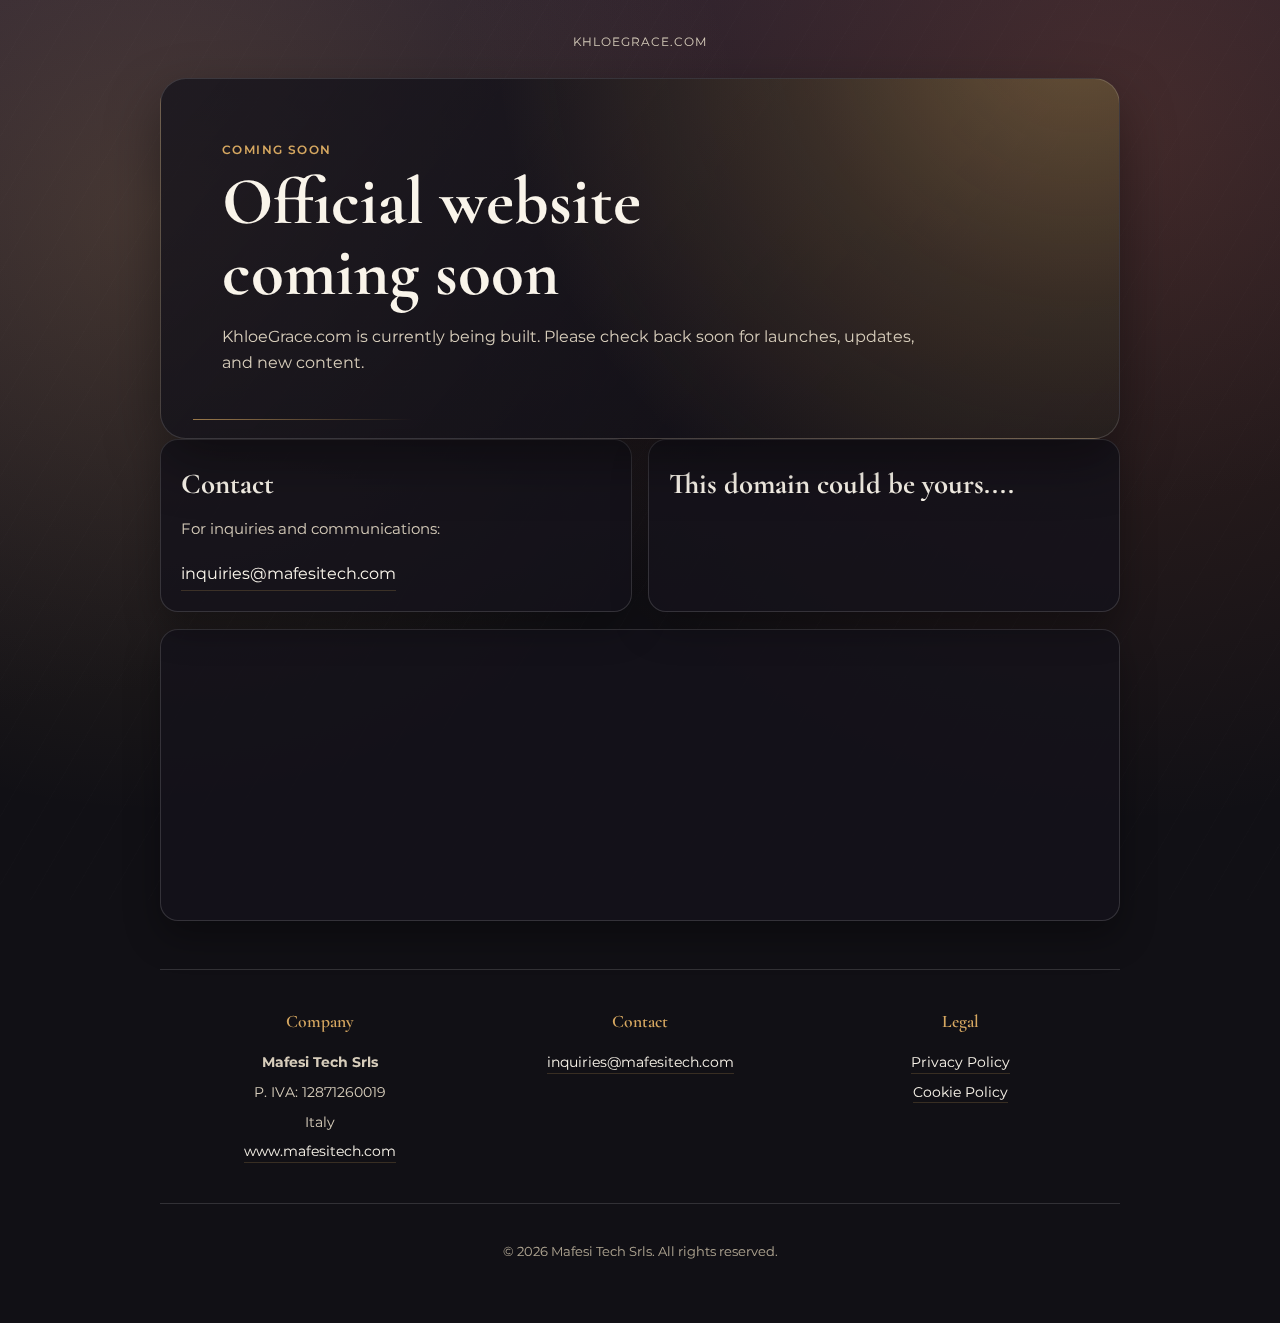
<file: index.html>
<!doctype html>
<html lang="en">
<head>
  <meta charset="utf-8" />
  <meta name="viewport" content="width=device-width, initial-scale=1" />
  <title>KhloeGrace.com | Official Website Coming Soon</title>
  <meta name="description" content="KhloeGrace.com is preparing its official website. Stay tuned for updates, announcements, and new content." />
  <meta name="keywords" content="KhloeGrace, Khloe Grace, KhloeGrace.com, American Idol, Khloe Grace American Idol, talent show, music, music talent show, singing talent show, Khloe Grace talent show, Khloe Grace music, music artist, official website, artist updates, announcements" />
  <meta name="robots" content="index,follow,max-snippet:-1,max-image-preview:large,max-video-preview:-1" />
  <meta name="googlebot" content="index,follow,max-snippet:-1,max-image-preview:large,max-video-preview:-1" />
  <meta name="author" content="Mafesi Tech Srls" />
  <meta name="theme-color" content="#111015" />
  <link rel="canonical" href="https://khloegrace.com/" />
  <link rel="alternate" hreflang="en-US" href="https://khloegrace.com/" />
  <link rel="alternate" hreflang="x-default" href="https://khloegrace.com/" />
  <meta property="og:locale" content="en_US" />
  <meta property="og:type" content="website" />
  <meta property="og:site_name" content="KhloeGrace.com" />
  <meta property="og:title" content="KhloeGrace.com | Official Website Coming Soon" />
  <meta property="og:description" content="KhloeGrace.com is preparing its official website. Stay tuned for updates, announcements, and new content." />
  <meta property="og:url" content="https://khloegrace.com/" />
  <meta name="twitter:card" content="summary" />
  <meta name="twitter:title" content="KhloeGrace.com | Official Website Coming Soon" />
  <meta name="twitter:description" content="KhloeGrace.com is preparing its official website. Stay tuned for updates, announcements, and new content." />
  <link rel="preconnect" href="https://fonts.googleapis.com" />
  <link rel="preconnect" href="https://fonts.gstatic.com" crossorigin />
  <link href="https://fonts.googleapis.com/css2?family=Cormorant+Garamond:wght@500;700&amp;family=Montserrat:wght@400;500;600&amp;display=swap" rel="stylesheet" />
  <script type="application/ld+json">
    {
      "@context": "https://schema.org",
      "@graph": [
        {
          "@type": "Organization",
          "@id": "https://khloegrace.com/#organization",
          "name": "Mafesi Tech Srls",
          "url": "https://khloegrace.com/",
          "email": "inquiries@mafesitech.com",
          "taxID": "IT12871260019",
          "address": {
            "@type": "PostalAddress",
            "addressCountry": "IT"
          }
        },
        {
          "@type": "WebSite",
          "@id": "https://khloegrace.com/#website",
          "url": "https://khloegrace.com/",
          "name": "KhloeGrace.com",
          "inLanguage": "en-US",
          "publisher": {
            "@id": "https://khloegrace.com/#organization"
          }
        },
        {
          "@type": "WebPage",
          "@id": "https://khloegrace.com/#webpage",
          "url": "https://khloegrace.com/",
          "name": "KhloeGrace.com | Official Website Coming Soon",
          "description": "KhloeGrace.com is preparing its official website. Stay tuned for updates, announcements, and new content.",
          "keywords": [
            "KhloeGrace",
            "Khloe Grace",
            "American Idol",
            "Khloe Grace American Idol",
            "talent show",
            "music",
            "music talent show",
            "singing talent show",
            "Khloe Grace talent show",
            "Khloe Grace music",
            "music artist",
            "official website",
            "artist updates",
            "updates"
          ],
          "isPartOf": {
            "@id": "https://khloegrace.com/#website"
          },
          "about": {
            "@id": "https://khloegrace.com/#organization"
          }
        }
      ]
    }
  </script>
  <link rel="stylesheet" href="assets/css/index.css" />
  <!-- Google tag (gtag.js) -->
  <script async src="https://www.googletagmanager.com/gtag/js?id=G-ES26YFY05Z"></script>
  <script>
    window.dataLayer = window.dataLayer || [];
    function gtag() { dataLayer.push(arguments); }
    gtag("js", new Date());
    gtag("config", "G-ES26YFY05Z", { anonymize_ip: true });
  </script>
  <!-- Google AdSense -->
  <script async src="https://pagead2.googlesyndication.com/pagead/js/adsbygoogle.js?client=ca-pub-8015869163380118"
     crossorigin="anonymous"></script>
</head>
<body>
  <div class="page">
    <p class="site-tag">KhloeGrace.com</p>
    <section class="hero" aria-labelledby="main-title">
      <p class="eyebrow">Coming Soon</p>
      <h1 id="main-title">Official website coming soon</h1>
      <p class="hero-copy">KhloeGrace.com is currently being built. Please check back soon for launches, updates, and new content.</p>
    </section>

    <section class="sections">
      <article class="panel" id="contact">
        <h2>Contact</h2>
        <p>For inquiries and communications:</p>
        <a class="contact-link" href="mailto:inquiries@mafesitech.com">inquiries@mafesitech.com</a>
      </article>
        
      <article class="panel">
             <h2>This domain could be yours....</h2>
      </article>
    </section>

    <section class="adsense">
      <article class="panel" aria-label="Google Ads">
        <ins class="adsbygoogle"
          style="display:block; min-height: 250px;"
          data-ad-client="ca-pub-8015869163380118"
          data-ad-slot="4099861520"
          data-ad-format="auto"
          data-full-width-responsive="true"></ins>
        <script>
          (adsbygoogle = window.adsbygoogle || []).push({});
        </script>
      </article>
    </section>

    <footer>
      <div class="footer-content">
        <div class="footer-section">
          <h3>Company</h3>
          <p><strong>Mafesi Tech Srls</strong></p>
          <p>P. IVA: 12871260019</p>
          <p>Italy</p>
          <p><a href="https://www.mafesitech.com" target="_blank">www.mafesitech.com</a></p>
        </div>
        <div class="footer-section">
          <h3>Contact</h3>
          <p><a href="mailto:inquiries@mafesitech.com">inquiries@mafesitech.com</a></p>
        </div>
        <div class="footer-section">
          <h3>Legal</h3>
          <p><a href="privacy-policy.html">Privacy Policy</a></p>
          <p><a href="cookie-policy.html">Cookie Policy</a></p>
        </div>
      </div>
      <div class="footer-bottom">
        <p>&copy; 2026 Mafesi Tech Srls. All rights reserved.</p>
      </div>
    </footer>
  </div>
</body>
</html>
</file>
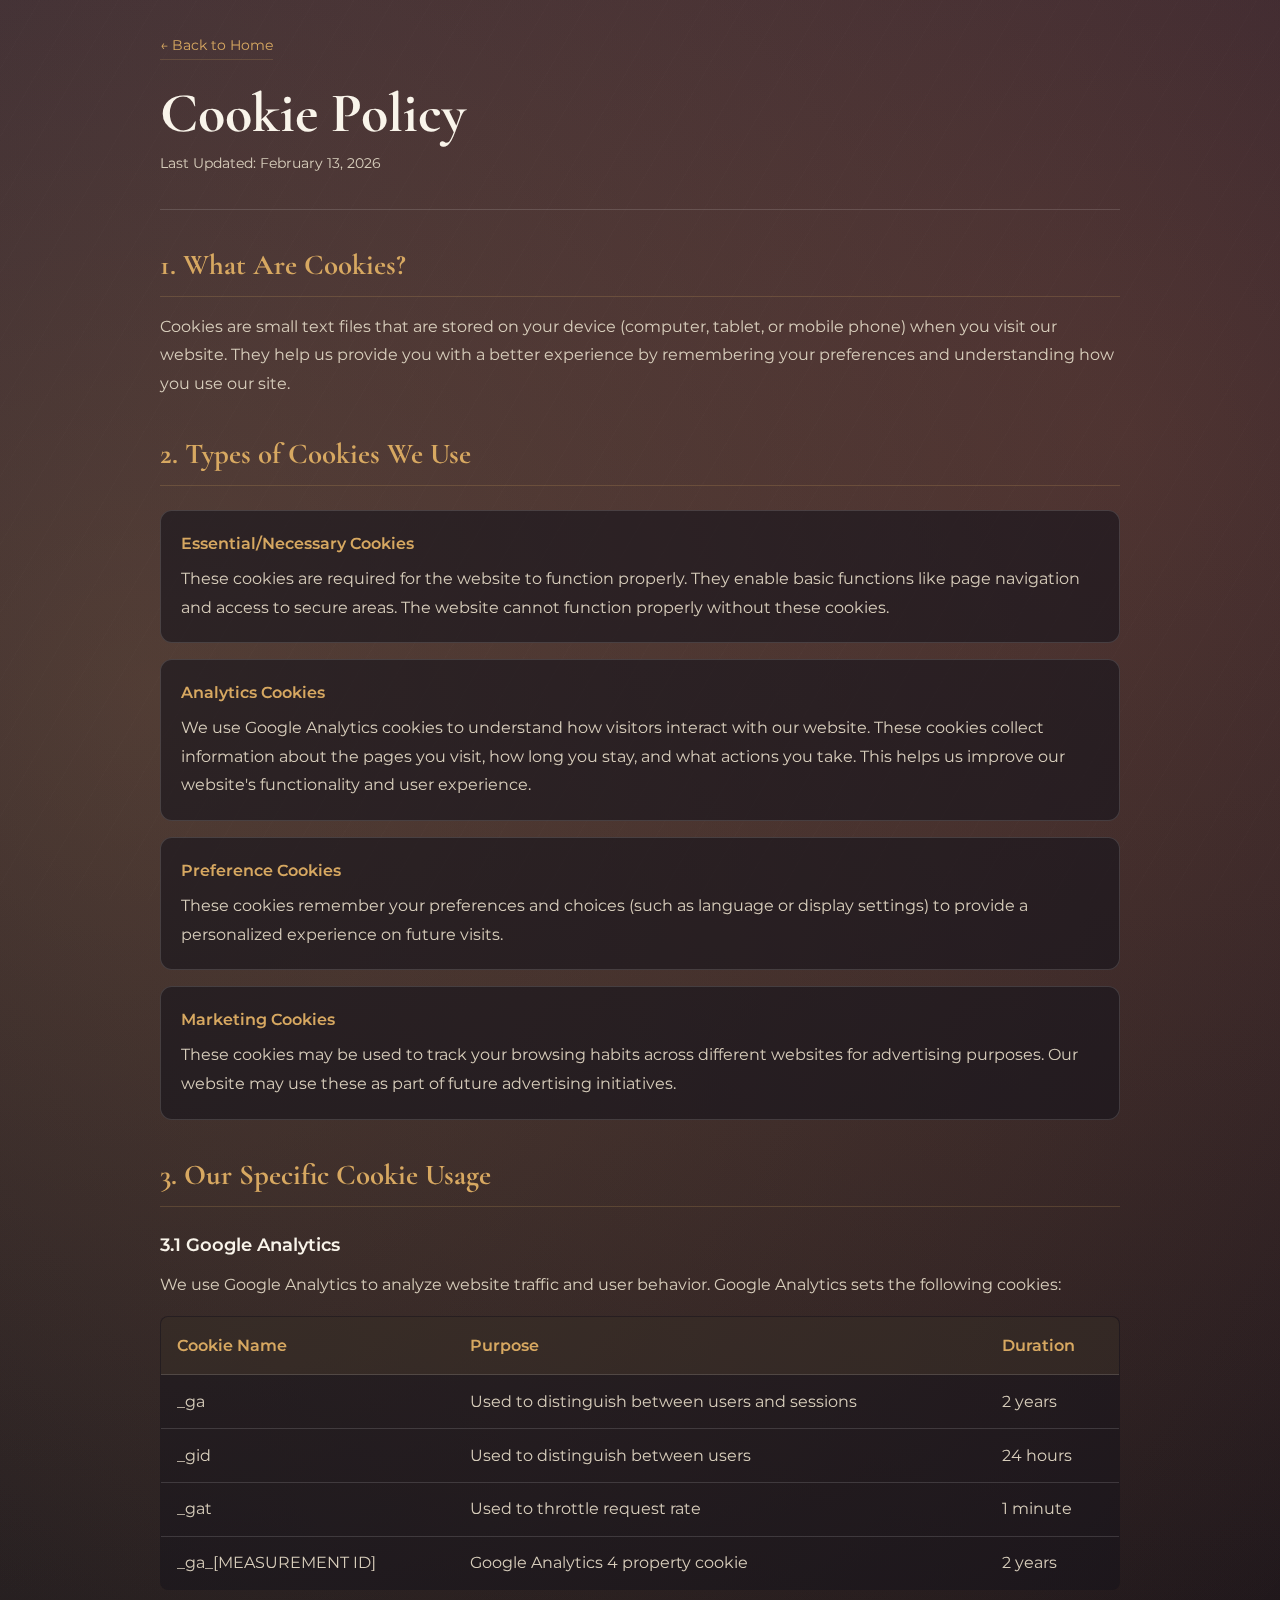
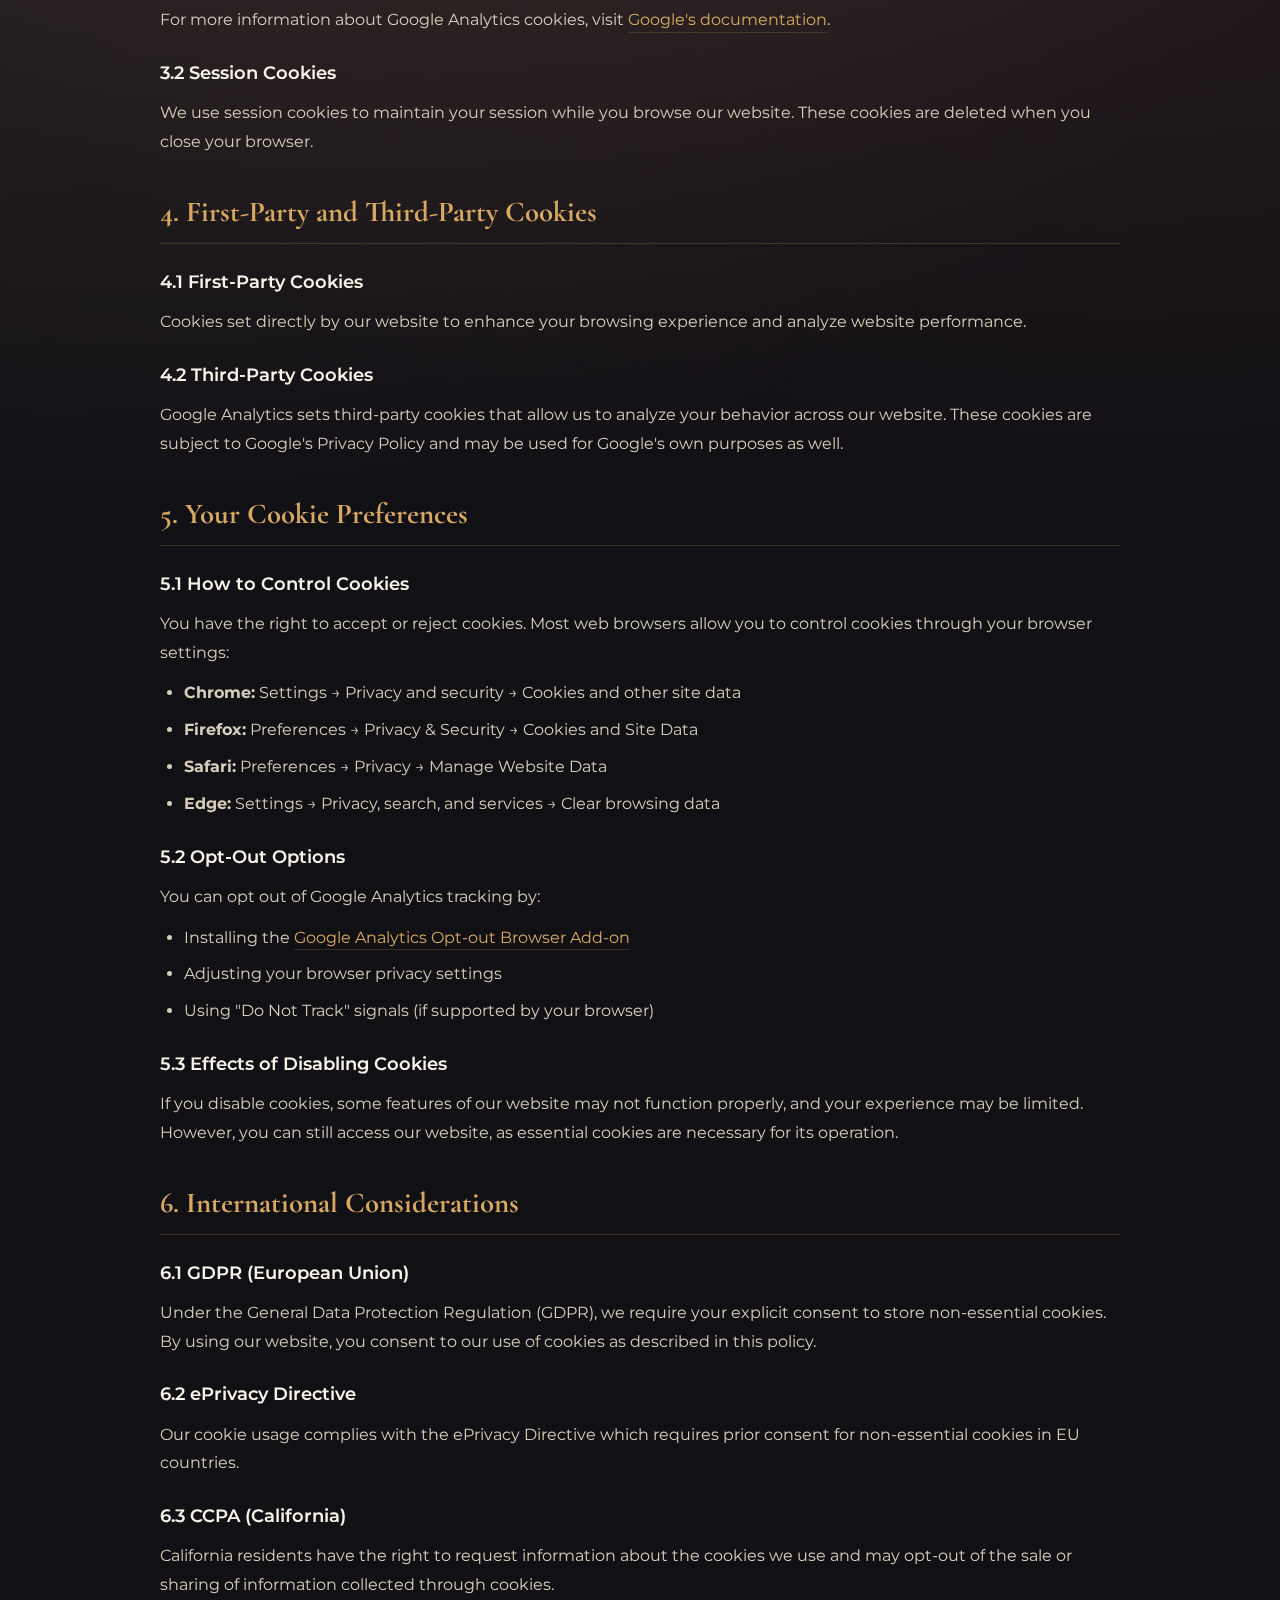
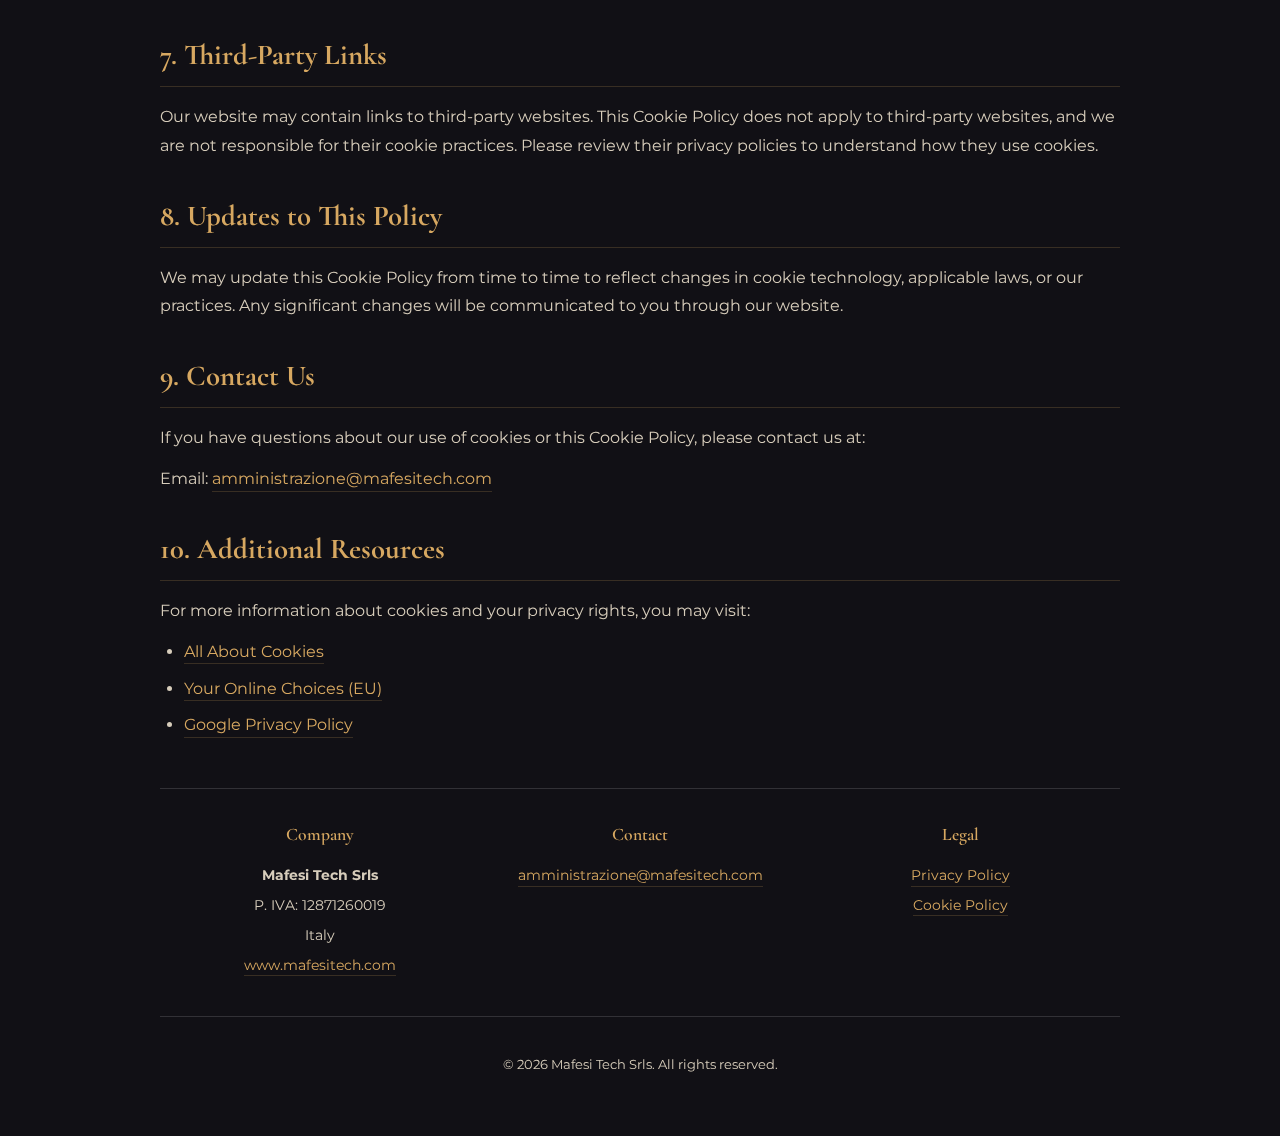
<file: cookie-policy.html>
<!doctype html>
<html lang="en">
<head>
  <meta charset="utf-8" />
  <meta name="viewport" content="width=device-width, initial-scale=1" />
  <title>Cookie Policy | KhloeGrace.com</title>
  <meta name="description" content="Cookie Policy for KhloeGrace.com, including cookie categories, analytics details, and preference controls." />
  <meta name="robots" content="noindex,follow,max-snippet:-1,max-image-preview:large,max-video-preview:-1" />
  <meta name="theme-color" content="#111015" />
  <link rel="canonical" href="https://khloegrace.com/cookie-policy.html" />
  <link rel="preconnect" href="https://fonts.googleapis.com" />
  <link rel="preconnect" href="https://fonts.gstatic.com" crossorigin />
  <link href="https://fonts.googleapis.com/css2?family=Cormorant+Garamond:wght@500;700&amp;family=Montserrat:wght@400;500;600&amp;display=swap" rel="stylesheet" />
  <link rel="stylesheet" href="assets/css/cookie-policy.css" />
</head>
<body>
  <div class="page">
    <a href="/" class="back-link">← Back to Home</a>

    <div class="header">
      <h1>Cookie Policy</h1>
      <p class="last-updated">Last Updated: February 13, 2026</p>
    </div>

    <h2>1. What Are Cookies?</h2>
    <p>Cookies are small text files that are stored on your device (computer, tablet, or mobile phone) when you visit our website. They help us provide you with a better experience by remembering your preferences and understanding how you use our site.</p>

    <h2>2. Types of Cookies We Use</h2>
    
    <div class="cookie-types">
      <div class="cookie-type-card">
        <h4>Essential/Necessary Cookies</h4>
        <p>These cookies are required for the website to function properly. They enable basic functions like page navigation and access to secure areas. The website cannot function properly without these cookies.</p>
      </div>

      <div class="cookie-type-card">
        <h4>Analytics Cookies</h4>
        <p>We use Google Analytics cookies to understand how visitors interact with our website. These cookies collect information about the pages you visit, how long you stay, and what actions you take. This helps us improve our website's functionality and user experience.</p>
      </div>

      <div class="cookie-type-card">
        <h4>Preference Cookies</h4>
        <p>These cookies remember your preferences and choices (such as language or display settings) to provide a personalized experience on future visits.</p>
      </div>

      <div class="cookie-type-card">
        <h4>Marketing Cookies</h4>
        <p>These cookies may be used to track your browsing habits across different websites for advertising purposes. Our website may use these as part of future advertising initiatives.</p>
      </div>
    </div>

    <h2>3. Our Specific Cookie Usage</h2>
    <h3>3.1 Google Analytics</h3>
    <p>We use Google Analytics to analyze website traffic and user behavior. Google Analytics sets the following cookies:</p>
    
    <table class="cookie-table">
      <thead>
        <tr>
          <th>Cookie Name</th>
          <th>Purpose</th>
          <th>Duration</th>
        </tr>
      </thead>
      <tbody>
        <tr>
          <td>_ga</td>
          <td>Used to distinguish between users and sessions</td>
          <td>2 years</td>
        </tr>
        <tr>
          <td>_gid</td>
          <td>Used to distinguish between users</td>
          <td>24 hours</td>
        </tr>
        <tr>
          <td>_gat</td>
          <td>Used to throttle request rate</td>
          <td>1 minute</td>
        </tr>
        <tr>
          <td>_ga_[MEASUREMENT ID]</td>
          <td>Google Analytics 4 property cookie</td>
          <td>2 years</td>
        </tr>
      </tbody>
    </table>

    <p>For more information about Google Analytics cookies, visit <a href="https://developers.google.com/analytics/devguides/collection/gtagjs/cookie-usage" target="_blank">Google's documentation</a>.</p>

    <h3>3.2 Session Cookies</h3>
    <p>We use session cookies to maintain your session while you browse our website. These cookies are deleted when you close your browser.</p>

    <h2>4. First-Party and Third-Party Cookies</h2>
    <h3>4.1 First-Party Cookies</h3>
    <p>Cookies set directly by our website to enhance your browsing experience and analyze website performance.</p>

    <h3>4.2 Third-Party Cookies</h3>
    <p>Google Analytics sets third-party cookies that allow us to analyze your behavior across our website. These cookies are subject to Google's Privacy Policy and may be used for Google's own purposes as well.</p>

    <h2>5. Your Cookie Preferences</h2>
    
    <h3>5.1 How to Control Cookies</h3>
    <p>You have the right to accept or reject cookies. Most web browsers allow you to control cookies through your browser settings:</p>
    <ul>
      <li><strong>Chrome:</strong> Settings → Privacy and security → Cookies and other site data</li>
      <li><strong>Firefox:</strong> Preferences → Privacy & Security → Cookies and Site Data</li>
      <li><strong>Safari:</strong> Preferences → Privacy → Manage Website Data</li>
      <li><strong>Edge:</strong> Settings → Privacy, search, and services → Clear browsing data</li>
    </ul>

    <h3>5.2 Opt-Out Options</h3>
    <p>You can opt out of Google Analytics tracking by:</p>
    <ul>
      <li>Installing the <a href="https://tools.google.com/dlpage/gaoptout" target="_blank">Google Analytics Opt-out Browser Add-on</a></li>
      <li>Adjusting your browser privacy settings</li>
      <li>Using "Do Not Track" signals (if supported by your browser)</li>
    </ul>

    <h3>5.3 Effects of Disabling Cookies</h3>
    <p>If you disable cookies, some features of our website may not function properly, and your experience may be limited. However, you can still access our website, as essential cookies are necessary for its operation.</p>

    <h2>6. International Considerations</h2>
    
    <h3>6.1 GDPR (European Union)</h3>
    <p>Under the General Data Protection Regulation (GDPR), we require your explicit consent to store non-essential cookies. By using our website, you consent to our use of cookies as described in this policy.</p>

    <h3>6.2 ePrivacy Directive</h3>
    <p>Our cookie usage complies with the ePrivacy Directive which requires prior consent for non-essential cookies in EU countries.</p>

    <h3>6.3 CCPA (California)</h3>
    <p>California residents have the right to request information about the cookies we use and may opt-out of the sale or sharing of information collected through cookies.</p>

    <h2>7. Third-Party Links</h2>
    <p>Our website may contain links to third-party websites. This Cookie Policy does not apply to third-party websites, and we are not responsible for their cookie practices. Please review their privacy policies to understand how they use cookies.</p>

    <h2>8. Updates to This Policy</h2>
    <p>We may update this Cookie Policy from time to time to reflect changes in cookie technology, applicable laws, or our practices. Any significant changes will be communicated to you through our website.</p>

    <h2>9. Contact Us</h2>
    <p>If you have questions about our use of cookies or this Cookie Policy, please contact us at:</p>
    <p>
      Email: <a href="mailto:amministrazione@mafesitech.com">amministrazione@mafesitech.com</a>
    </p>

    <h2>10. Additional Resources</h2>
    <p>For more information about cookies and your privacy rights, you may visit:</p>
    <ul>
      <li><a href="https://www.allaboutcookies.org" target="_blank">All About Cookies</a></li>
      <li><a href="https://www.youronlinechoices.eu" target="_blank">Your Online Choices (EU)</a></li>
      <li><a href="https://policies.google.com/privacy" target="_blank">Google Privacy Policy</a></li>
    </ul>

    <footer>
      <div class="footer-content">
        <div class="footer-section">
          <h4>Company</h4>
          <p><strong>Mafesi Tech Srls</strong></p>
          <p>P. IVA: 12871260019</p>
          <p>Italy</p>
          <p><a href="https://www.mafesitech.com" target="_blank">www.mafesitech.com</a></p>
        </div>
        <div class="footer-section">
          <h4>Contact</h4>
          <p><a href="mailto:amministrazione@mafesitech.com">amministrazione@mafesitech.com</a></p>
        </div>
        <div class="footer-section">
          <h4>Legal</h4>
          <p><a href="privacy-policy.html">Privacy Policy</a></p>
          <p><a href="cookie-policy.html">Cookie Policy</a></p>
        </div>
      </div>
      <div class="footer-bottom">
        <p>&copy; 2026 Mafesi Tech Srls. All rights reserved.</p>
      </div>
    </footer>
  </div>
</body>
</html>
</file>
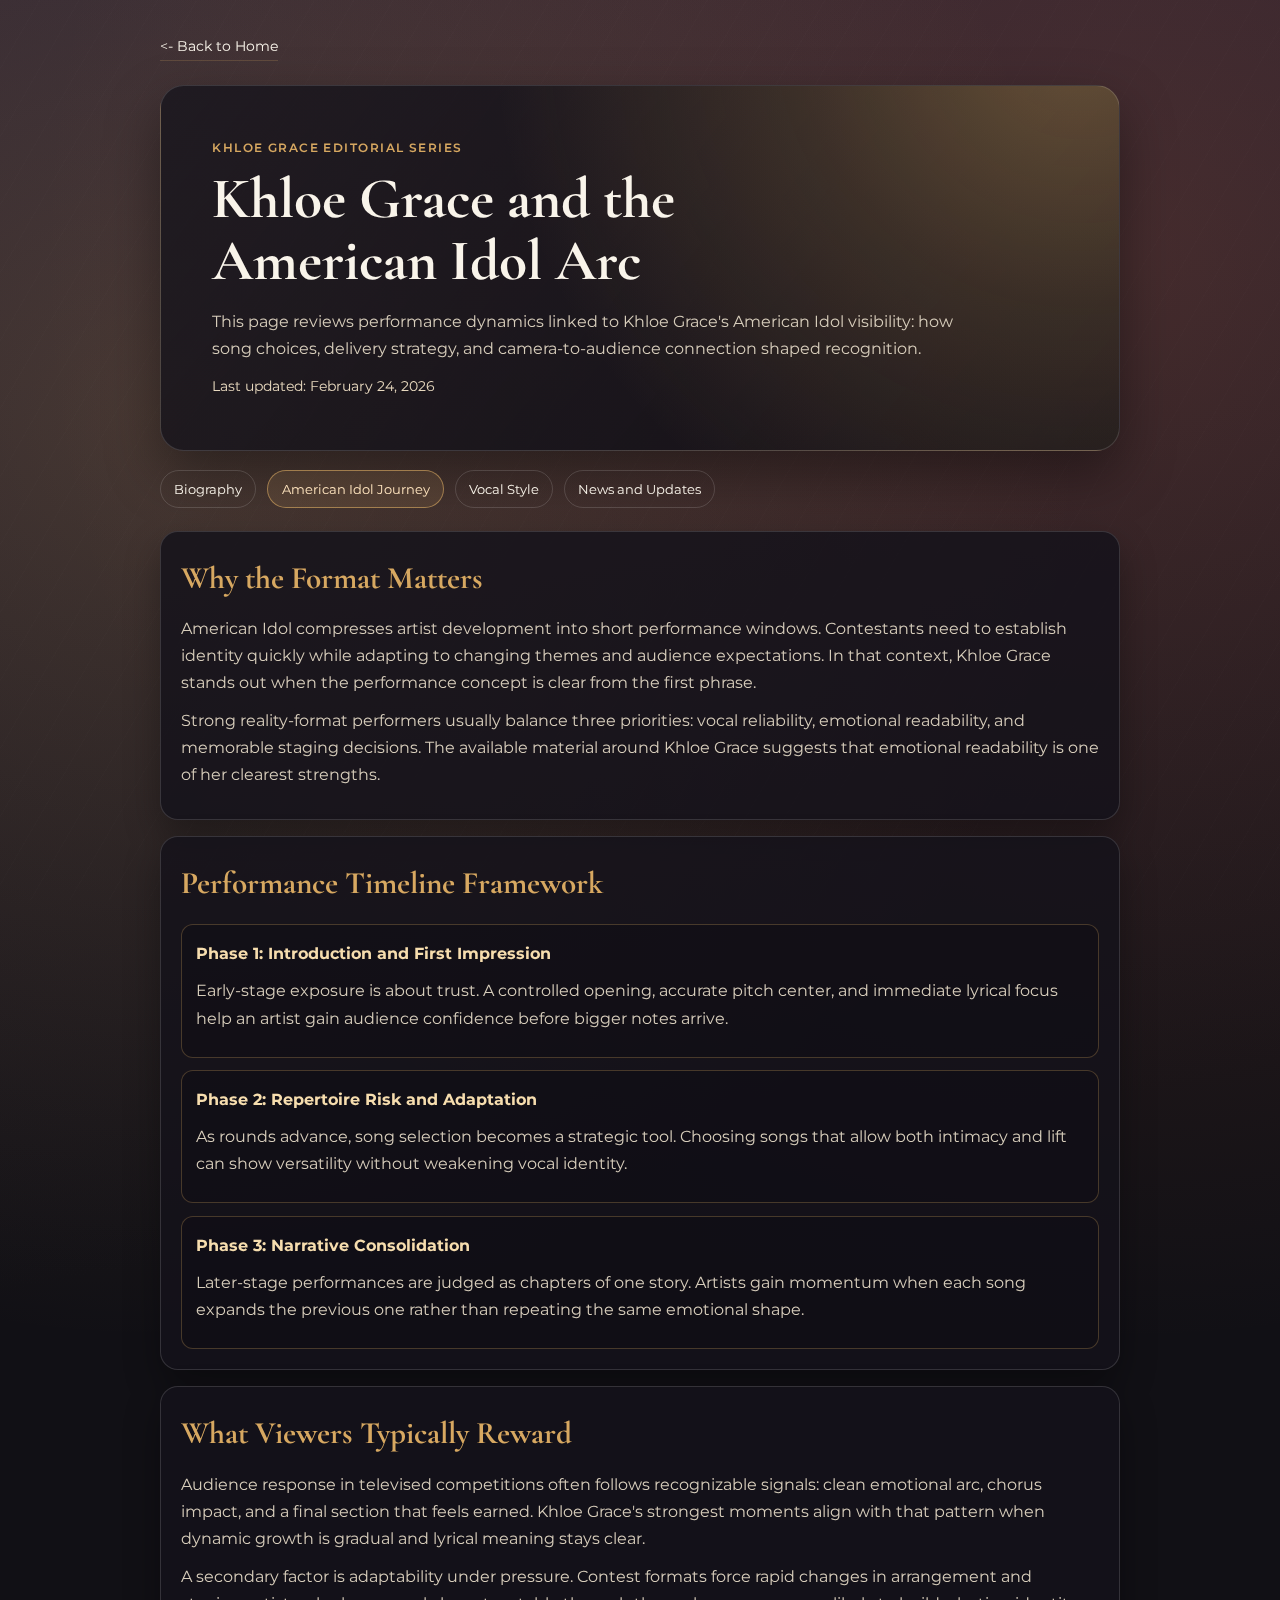
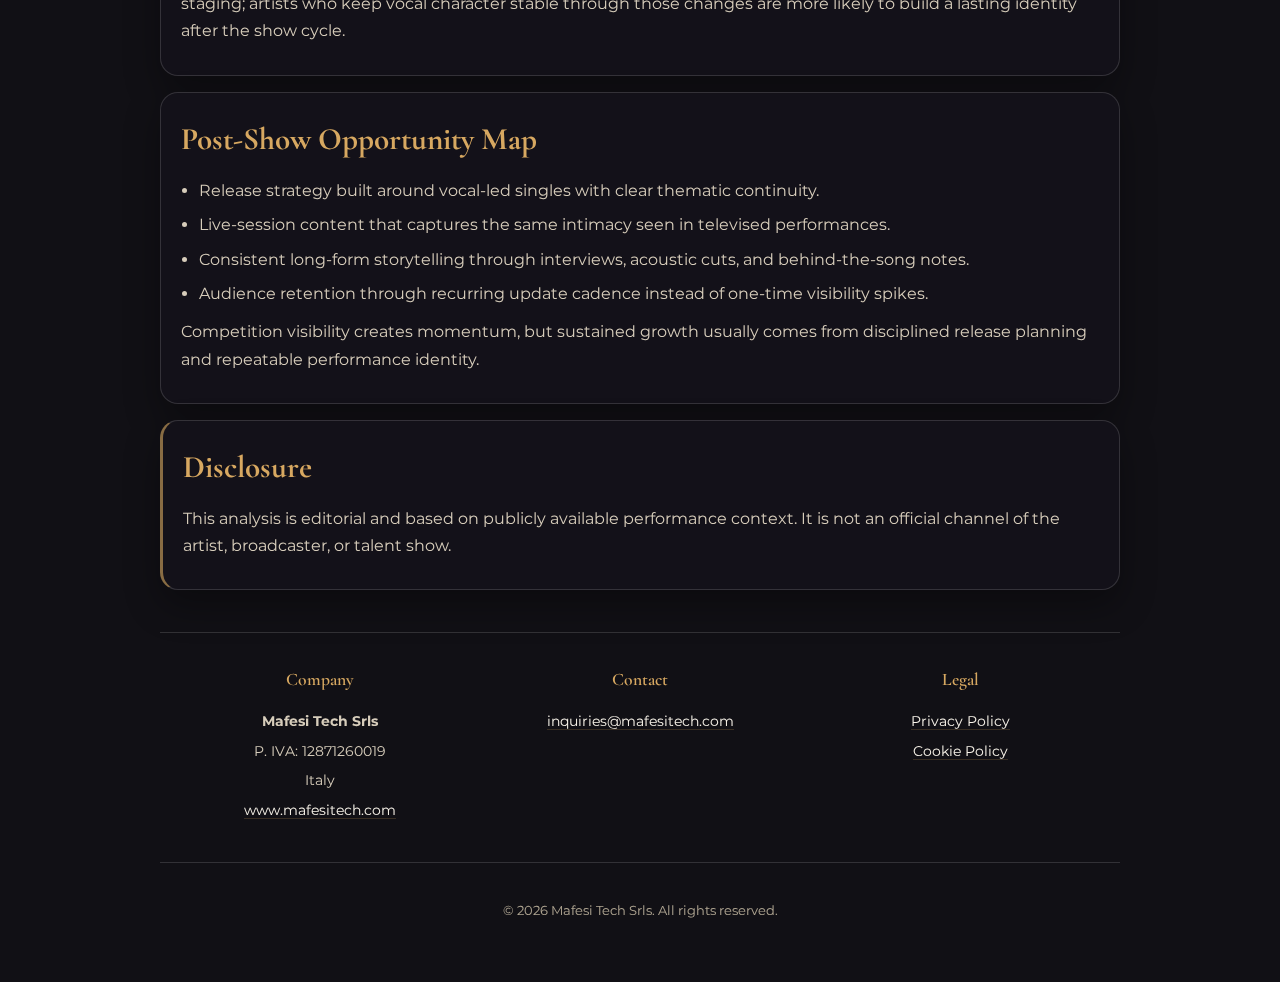
<file: khloe-grace-american-idol-journey.html>
<!doctype html>
<html lang="en">
<head>
  <meta charset="utf-8" />
  <meta name="viewport" content="width=device-width, initial-scale=1" />
  <title>Khloe Grace American Idol Journey | KhloeGrace.com</title>
  <meta name="description" content="Editorial breakdown of Khloe Grace's American Idol journey, with analysis of performance choices and audience impact." />
  <meta name="robots" content="index,follow,max-snippet:-1,max-image-preview:large,max-video-preview:-1" />
  <meta name="author" content="Mafesi Tech Srls" />
  <meta name="theme-color" content="#111015" />
  <link rel="canonical" href="https://khloegrace.com/khloe-grace-american-idol-journey.html" />
  <link rel="alternate" hreflang="en-US" href="https://khloegrace.com/khloe-grace-american-idol-journey.html" />
  <link rel="alternate" hreflang="x-default" href="https://khloegrace.com/khloe-grace-american-idol-journey.html" />
  <meta property="og:locale" content="en_US" />
  <meta property="og:type" content="article" />
  <meta property="og:site_name" content="KhloeGrace.com" />
  <meta property="og:title" content="Khloe Grace American Idol Journey" />
  <meta property="og:description" content="Editorial breakdown of Khloe Grace's American Idol journey, with analysis of performance choices and audience impact." />
  <meta property="og:url" content="https://khloegrace.com/khloe-grace-american-idol-journey.html" />
  <meta name="twitter:card" content="summary" />
  <meta name="twitter:title" content="Khloe Grace American Idol Journey" />
  <meta name="twitter:description" content="Editorial breakdown of Khloe Grace's American Idol journey, with analysis of performance choices and audience impact." />
  <link rel="preconnect" href="https://fonts.googleapis.com" />
  <link rel="preconnect" href="https://fonts.gstatic.com" crossorigin />
  <link href="https://fonts.googleapis.com/css2?family=Cormorant+Garamond:wght@500;700&amp;family=Montserrat:wght@400;500;600&amp;display=swap" rel="stylesheet" />
  <link rel="stylesheet" href="assets/css/editorial.css" />
  <script async src="https://www.googletagmanager.com/gtag/js?id=G-ES26YFY05Z"></script>
  <script>
    window.dataLayer = window.dataLayer || [];
    function gtag() { dataLayer.push(arguments); }
    gtag("js", new Date());
    gtag("config", "G-ES26YFY05Z", { anonymize_ip: true });
  </script>
</head>
<body>
  <div class="page">
    <a href="index.html" class="back-link">&lt;- Back to Home</a>

    <header class="hero">
      <p class="eyebrow">Khloe Grace Editorial Series</p>
      <h1>Khloe Grace and the American Idol Arc</h1>
      <p class="lede">This page reviews performance dynamics linked to Khloe Grace's American Idol visibility: how song choices, delivery strategy, and camera-to-audience connection shaped recognition.</p>
      <p class="page-meta">Last updated: February 24, 2026</p>
    </header>

    <nav class="mini-nav" aria-label="Khloe Grace pages">
      <a href="khloe-grace-biography.html">Biography</a>
      <a class="active" href="khloe-grace-american-idol-journey.html">American Idol Journey</a>
      <a href="khloe-grace-vocal-style.html">Vocal Style</a>
      <a href="khloe-grace-news-updates.html">News and Updates</a>
    </nav>

    <main class="content">
      <article class="panel">
        <h2>Why the Format Matters</h2>
        <p>American Idol compresses artist development into short performance windows. Contestants need to establish identity quickly while adapting to changing themes and audience expectations. In that context, Khloe Grace stands out when the performance concept is clear from the first phrase.</p>
        <p>Strong reality-format performers usually balance three priorities: vocal reliability, emotional readability, and memorable staging decisions. The available material around Khloe Grace suggests that emotional readability is one of her clearest strengths.</p>
      </article>

      <article class="panel">
        <h2>Performance Timeline Framework</h2>
        <div class="timeline" aria-label="Editorial timeline">
          <section class="timeline-item">
            <h3>Phase 1: Introduction and First Impression</h3>
            <p>Early-stage exposure is about trust. A controlled opening, accurate pitch center, and immediate lyrical focus help an artist gain audience confidence before bigger notes arrive.</p>
          </section>
          <section class="timeline-item">
            <h3>Phase 2: Repertoire Risk and Adaptation</h3>
            <p>As rounds advance, song selection becomes a strategic tool. Choosing songs that allow both intimacy and lift can show versatility without weakening vocal identity.</p>
          </section>
          <section class="timeline-item">
            <h3>Phase 3: Narrative Consolidation</h3>
            <p>Later-stage performances are judged as chapters of one story. Artists gain momentum when each song expands the previous one rather than repeating the same emotional shape.</p>
          </section>
        </div>
      </article>

      <article class="panel">
        <h2>What Viewers Typically Reward</h2>
        <p>Audience response in televised competitions often follows recognizable signals: clean emotional arc, chorus impact, and a final section that feels earned. Khloe Grace's strongest moments align with that pattern when dynamic growth is gradual and lyrical meaning stays clear.</p>
        <p>A secondary factor is adaptability under pressure. Contest formats force rapid changes in arrangement and staging; artists who keep vocal character stable through those changes are more likely to build a lasting identity after the show cycle.</p>
      </article>

      <article class="panel">
        <h2>Post-Show Opportunity Map</h2>
        <ul>
          <li>Release strategy built around vocal-led singles with clear thematic continuity.</li>
          <li>Live-session content that captures the same intimacy seen in televised performances.</li>
          <li>Consistent long-form storytelling through interviews, acoustic cuts, and behind-the-song notes.</li>
          <li>Audience retention through recurring update cadence instead of one-time visibility spikes.</li>
        </ul>
        <p>Competition visibility creates momentum, but sustained growth usually comes from disciplined release planning and repeatable performance identity.</p>
      </article>

      <article class="panel disclosure">
        <h2>Disclosure</h2>
        <p>This analysis is editorial and based on publicly available performance context. It is not an official channel of the artist, broadcaster, or talent show.</p>
      </article>
    </main>

    <footer>
      <div class="footer-content">
        <div class="footer-section">
          <h4>Company</h4>
          <p><strong>Mafesi Tech Srls</strong></p>
          <p>P. IVA: 12871260019</p>
          <p>Italy</p>
          <p><a href="https://www.mafesitech.com" target="_blank" rel="noopener noreferrer">www.mafesitech.com</a></p>
        </div>
        <div class="footer-section">
          <h4>Contact</h4>
          <p><a href="mailto:inquiries@mafesitech.com">inquiries@mafesitech.com</a></p>
        </div>
        <div class="footer-section">
          <h4>Legal</h4>
          <p><a href="privacy-policy.html">Privacy Policy</a></p>
          <p><a href="cookie-policy.html">Cookie Policy</a></p>
        </div>
      </div>
      <div class="footer-bottom">
        <p>&copy; 2026 Mafesi Tech Srls. All rights reserved.</p>
      </div>
    </footer>
  </div>
</body>
</html>
</file>
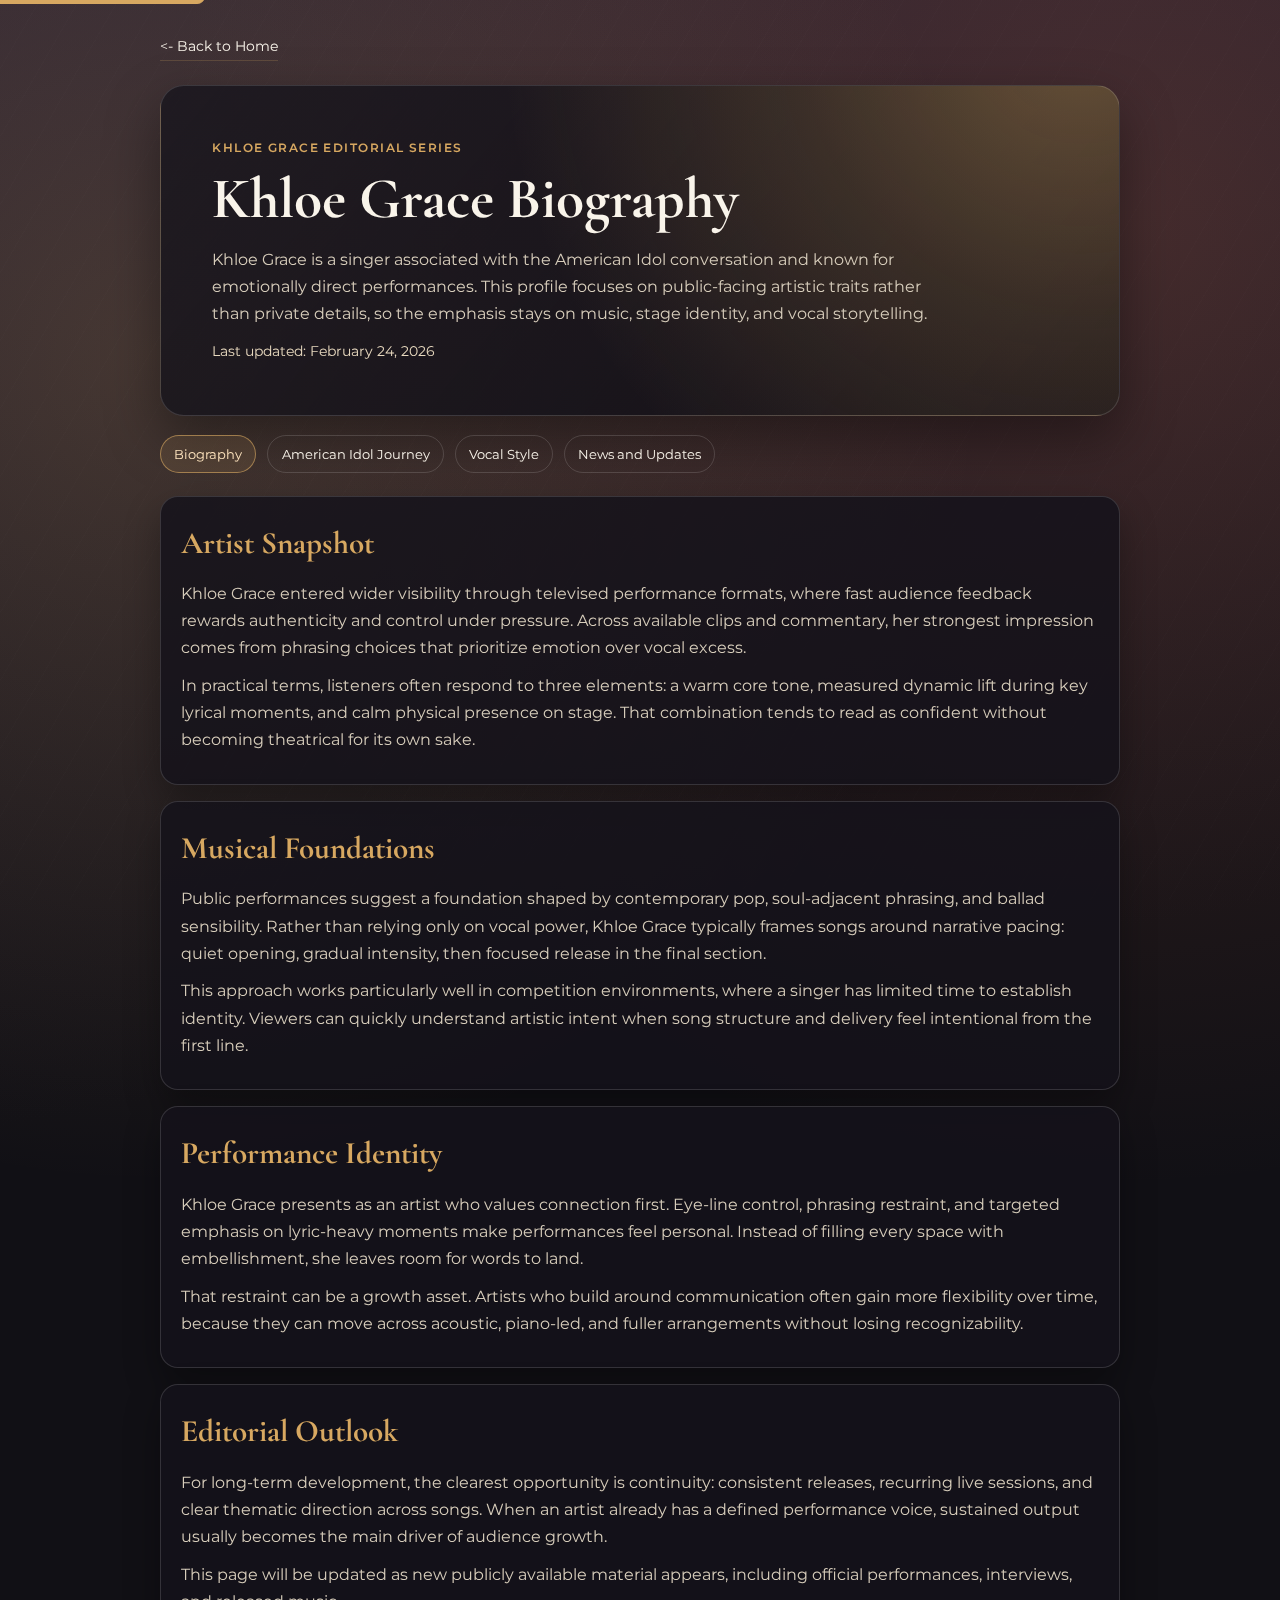
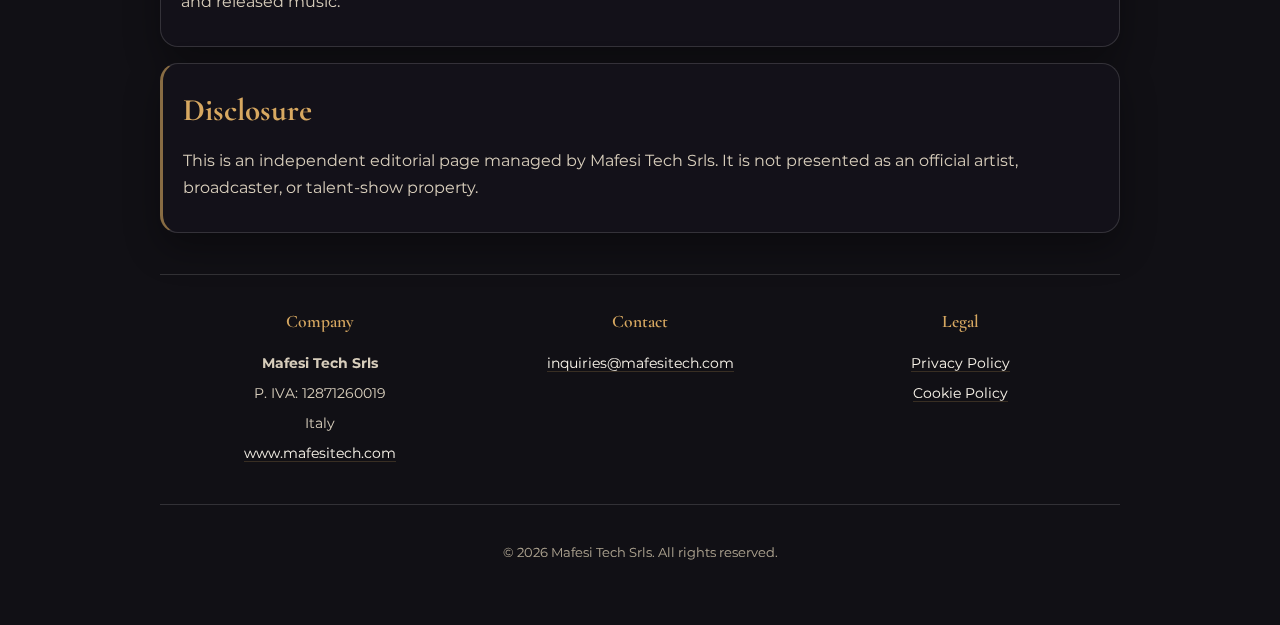
<file: khloe-grace-biography.html>
<!doctype html>
<html lang="en">
<head>
  <meta charset="utf-8" />
  <meta name="viewport" content="width=device-width, initial-scale=1" />
  <meta http-equiv="X-Content-Type-Options" content="nosniff" />
  <meta http-equiv="X-Frame-Options" content="SAMEORIGIN" />
  <meta http-equiv="Referrer-Policy" content="strict-origin-when-cross-origin" />
  <title>Khloe Grace Biography | KhloeGrace.com</title>
  <meta name="description" content="An editorial biography of singer Khloe Grace, with context on her public rise and artistic direction." />
  <meta name="robots" content="index,follow,max-snippet:-1,max-image-preview:large,max-video-preview:-1" />
  <meta name="author" content="Mafesi Tech Srls" />
  <meta name="theme-color" content="#111015" />
  <link rel="canonical" href="https://khloegrace.com/khloe-grace-biography.html" />
  <link rel="alternate" hreflang="en-US" href="https://khloegrace.com/khloe-grace-biography.html" />
  <link rel="alternate" hreflang="x-default" href="https://khloegrace.com/khloe-grace-biography.html" />
  <meta property="og:locale" content="en_US" />
  <meta property="og:type" content="article" />
  <meta property="og:site_name" content="KhloeGrace.com" />
  <meta property="og:title" content="Khloe Grace Biography" />
  <meta property="og:description" content="An editorial biography of singer Khloe Grace, with context on her public rise and artistic direction." />
  <meta property="og:url" content="https://khloegrace.com/khloe-grace-biography.html" />
  <meta property="og:image" content="https://khloegrace.com/assets/images/og-image-biography.jpg" />
  <meta property="og:image:width" content="1200" />
  <meta property="og:image:height" content="630" />
  <meta name="twitter:card" content="summary_large_image" />
  <meta name="twitter:image" content="https://khloegrace.com/assets/images/og-image-biography.jpg" />
  <meta name="twitter:title" content="Khloe Grace Biography" />
  <meta name="twitter:description" content="An editorial biography of singer Khloe Grace, with context on her public rise and artistic direction." />
  <link rel="preconnect" href="https://fonts.googleapis.com" />
  <link rel="preconnect" href="https://fonts.gstatic.com" crossorigin />
  <link rel="preload" href="assets/css/editorial.css" as="style" />
  <link href="https://fonts.googleapis.com/css2?family=Cormorant+Garamond:wght@500;700&amp;family=Montserrat:wght@400;500;600&amp;display=swap" rel="stylesheet" />
  <link rel="stylesheet" href="assets/css/editorial.css" />
  <script async src="https://www.googletagmanager.com/gtag/js?id=G-ES26YFY05Z"></script>
  <script>
    window.dataLayer = window.dataLayer || [];
    function gtag() { dataLayer.push(arguments); }
    gtag("js", new Date());
    gtag("config", "G-ES26YFY05Z", { anonymize_ip: true });
  </script>
</head>
<body>
  <a href="#main-content" class="skip-link">Skip to main content</a>
  <div class="page">
    <a href="/" class="back-link">&lt;- Back to Home</a>

    <header class="hero">
      <p class="eyebrow">Khloe Grace Editorial Series</p>
      <h1>Khloe Grace Biography</h1>
      <p class="lede">Khloe Grace is a singer associated with the American Idol conversation and known for emotionally direct performances. This profile focuses on public-facing artistic traits rather than private details, so the emphasis stays on music, stage identity, and vocal storytelling.</p>
      <p class="page-meta">Last updated: February 24, 2026</p>
    </header>

    <nav class="mini-nav" aria-label="Khloe Grace pages">
      <a class="active" href="khloe-grace-biography.html">Biography</a>
      <a href="khloe-grace-american-idol-journey.html">American Idol Journey</a>
      <a href="khloe-grace-vocal-style.html">Vocal Style</a>
      <a href="khloe-grace-news-updates.html">News and Updates</a>
    </nav>

    <main id="main-content" class="content">
      <article class="panel">
        <h2>Artist Snapshot</h2>
        <p>Khloe Grace entered wider visibility through televised performance formats, where fast audience feedback rewards authenticity and control under pressure. Across available clips and commentary, her strongest impression comes from phrasing choices that prioritize emotion over vocal excess.</p>
        <p>In practical terms, listeners often respond to three elements: a warm core tone, measured dynamic lift during key lyrical moments, and calm physical presence on stage. That combination tends to read as confident without becoming theatrical for its own sake.</p>
      </article>

      <article class="panel">
        <h2>Musical Foundations</h2>
        <p>Public performances suggest a foundation shaped by contemporary pop, soul-adjacent phrasing, and ballad sensibility. Rather than relying only on vocal power, Khloe Grace typically frames songs around narrative pacing: quiet opening, gradual intensity, then focused release in the final section.</p>
        <p>This approach works particularly well in competition environments, where a singer has limited time to establish identity. Viewers can quickly understand artistic intent when song structure and delivery feel intentional from the first line.</p>
      </article>

      <article class="panel">
        <h2>Performance Identity</h2>
        <p>Khloe Grace presents as an artist who values connection first. Eye-line control, phrasing restraint, and targeted emphasis on lyric-heavy moments make performances feel personal. Instead of filling every space with embellishment, she leaves room for words to land.</p>
        <p>That restraint can be a growth asset. Artists who build around communication often gain more flexibility over time, because they can move across acoustic, piano-led, and fuller arrangements without losing recognizability.</p>
      </article>

      <article class="panel">
        <h2>Editorial Outlook</h2>
        <p>For long-term development, the clearest opportunity is continuity: consistent releases, recurring live sessions, and clear thematic direction across songs. When an artist already has a defined performance voice, sustained output usually becomes the main driver of audience growth.</p>
        <p>This page will be updated as new publicly available material appears, including official performances, interviews, and released music.</p>
      </article>

      <article class="panel disclosure">
        <h2>Disclosure</h2>
        <p>This is an independent editorial page managed by Mafesi Tech Srls. It is not presented as an official artist, broadcaster, or talent-show property.</p>
      </article>
    </main>

    <footer>
      <div class="footer-content">
        <div class="footer-section">
          <h4>Company</h4>
          <p><strong>Mafesi Tech Srls</strong></p>
          <p>P. IVA: 12871260019</p>
          <p>Italy</p>
          <p><a href="https://www.mafesitech.com" target="_blank" rel="noopener noreferrer">www.mafesitech.com</a></p>
        </div>
        <div class="footer-section">
          <h4>Contact</h4>
          <p><a href="mailto:inquiries@mafesitech.com">inquiries@mafesitech.com</a></p>
        </div>
        <div class="footer-section">
          <h4>Legal</h4>
          <p><a href="privacy-policy.html">Privacy Policy</a></p>
          <p><a href="cookie-policy.html">Cookie Policy</a></p>
        </div>
      </div>
      <div class="footer-bottom">
        <p>&copy; 2026 Mafesi Tech Srls. All rights reserved.</p>
      </div>
    </footer>
  </div>
</body>
</html>
</file>
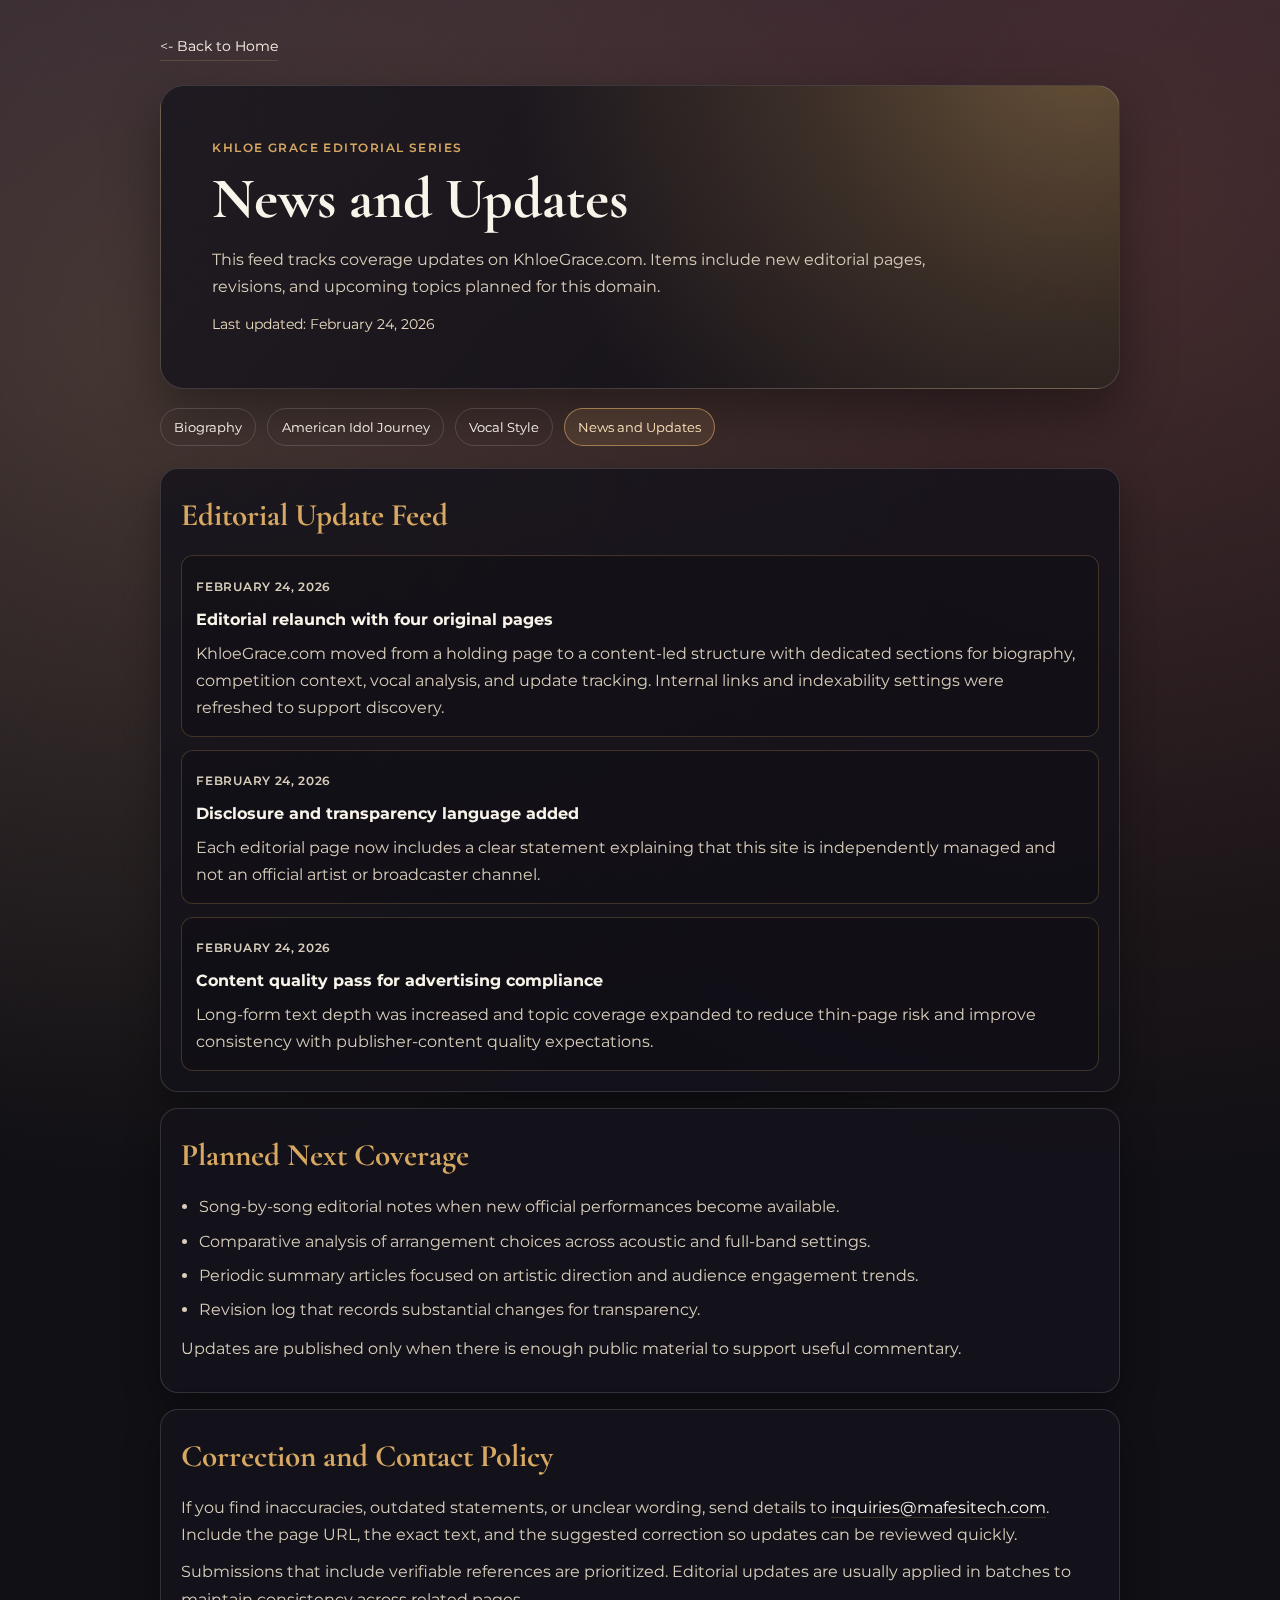
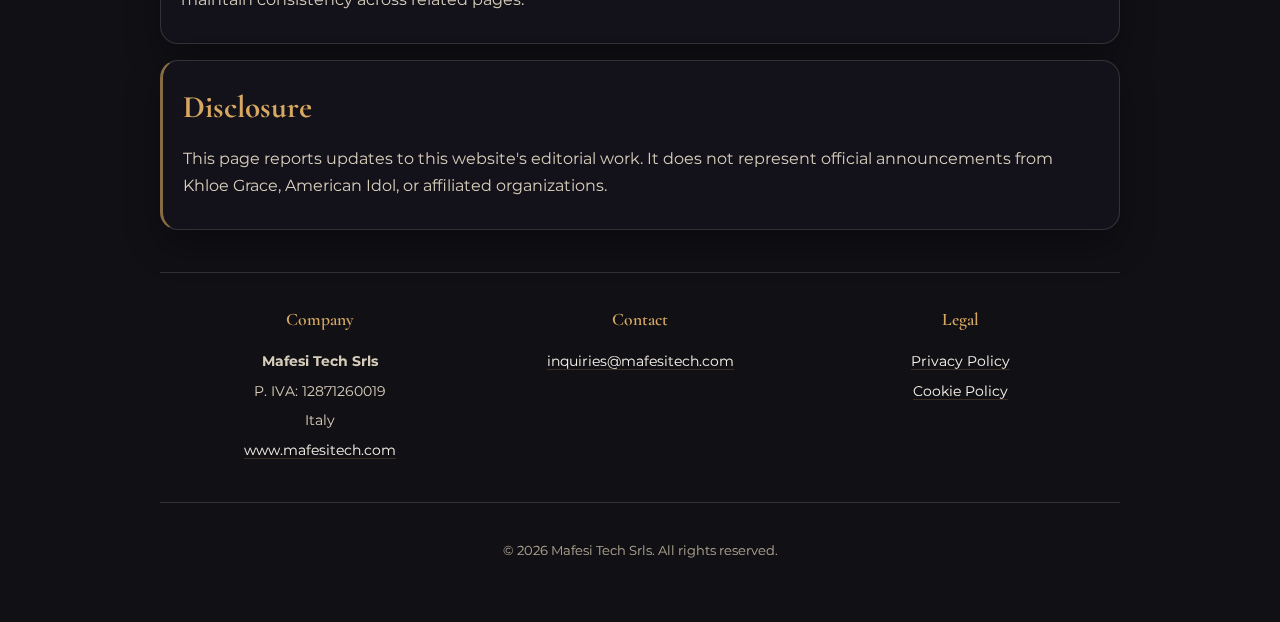
<file: khloe-grace-news-updates.html>
<!doctype html>
<html lang="en">
<head>
  <meta charset="utf-8" />
  <meta name="viewport" content="width=device-width, initial-scale=1" />
  <title>Khloe Grace News and Updates | KhloeGrace.com</title>
  <meta name="description" content="Editorial news and updates about Khloe Grace coverage, including analysis notes, page updates, and upcoming content." />
  <meta name="robots" content="index,follow,max-snippet:-1,max-image-preview:large,max-video-preview:-1" />
  <meta name="author" content="Mafesi Tech Srls" />
  <meta name="theme-color" content="#111015" />
  <link rel="canonical" href="https://khloegrace.com/khloe-grace-news-updates.html" />
  <link rel="alternate" hreflang="en-US" href="https://khloegrace.com/khloe-grace-news-updates.html" />
  <link rel="alternate" hreflang="x-default" href="https://khloegrace.com/khloe-grace-news-updates.html" />
  <meta property="og:locale" content="en_US" />
  <meta property="og:type" content="article" />
  <meta property="og:site_name" content="KhloeGrace.com" />
  <meta property="og:title" content="Khloe Grace News and Updates" />
  <meta property="og:description" content="Editorial news and updates about Khloe Grace coverage, including analysis notes, page updates, and upcoming content." />
  <meta property="og:url" content="https://khloegrace.com/khloe-grace-news-updates.html" />
  <meta name="twitter:card" content="summary" />
  <meta name="twitter:title" content="Khloe Grace News and Updates" />
  <meta name="twitter:description" content="Editorial news and updates about Khloe Grace coverage, including analysis notes, page updates, and upcoming content." />
  <link rel="preconnect" href="https://fonts.googleapis.com" />
  <link rel="preconnect" href="https://fonts.gstatic.com" crossorigin />
  <link href="https://fonts.googleapis.com/css2?family=Cormorant+Garamond:wght@500;700&amp;family=Montserrat:wght@400;500;600&amp;display=swap" rel="stylesheet" />
  <link rel="stylesheet" href="assets/css/editorial.css" />
  <script async src="https://www.googletagmanager.com/gtag/js?id=G-ES26YFY05Z"></script>
  <script>
    window.dataLayer = window.dataLayer || [];
    function gtag() { dataLayer.push(arguments); }
    gtag("js", new Date());
    gtag("config", "G-ES26YFY05Z", { anonymize_ip: true });
  </script>
</head>
<body>
  <div class="page">
    <a href="/" class="back-link">&lt;- Back to Home</a>

    <header class="hero">
      <p class="eyebrow">Khloe Grace Editorial Series</p>
      <h1>News and Updates</h1>
      <p class="lede">This feed tracks coverage updates on KhloeGrace.com. Items include new editorial pages, revisions, and upcoming topics planned for this domain.</p>
      <p class="page-meta">Last updated: February 24, 2026</p>
    </header>

    <nav class="mini-nav" aria-label="Khloe Grace pages">
      <a href="khloe-grace-biography.html">Biography</a>
      <a href="khloe-grace-american-idol-journey.html">American Idol Journey</a>
      <a href="khloe-grace-vocal-style.html">Vocal Style</a>
      <a class="active" href="khloe-grace-news-updates.html">News and Updates</a>
    </nav>

    <main class="content">
      <article class="panel">
        <h2>Editorial Update Feed</h2>
        <div class="update-list" aria-label="Chronological updates">
          <section class="update-item">
            <p class="update-date">February 24, 2026</p>
            <h3>Editorial relaunch with four original pages</h3>
            <p>KhloeGrace.com moved from a holding page to a content-led structure with dedicated sections for biography, competition context, vocal analysis, and update tracking. Internal links and indexability settings were refreshed to support discovery.</p>
          </section>
          <section class="update-item">
            <p class="update-date">February 24, 2026</p>
            <h3>Disclosure and transparency language added</h3>
            <p>Each editorial page now includes a clear statement explaining that this site is independently managed and not an official artist or broadcaster channel.</p>
          </section>
          <section class="update-item">
            <p class="update-date">February 24, 2026</p>
            <h3>Content quality pass for advertising compliance</h3>
            <p>Long-form text depth was increased and topic coverage expanded to reduce thin-page risk and improve consistency with publisher-content quality expectations.</p>
          </section>
        </div>
      </article>

      <article class="panel">
        <h2>Planned Next Coverage</h2>
        <ul>
          <li>Song-by-song editorial notes when new official performances become available.</li>
          <li>Comparative analysis of arrangement choices across acoustic and full-band settings.</li>
          <li>Periodic summary articles focused on artistic direction and audience engagement trends.</li>
          <li>Revision log that records substantial changes for transparency.</li>
        </ul>
        <p>Updates are published only when there is enough public material to support useful commentary.</p>
      </article>

      <article class="panel">
        <h2>Correction and Contact Policy</h2>
        <p>If you find inaccuracies, outdated statements, or unclear wording, send details to <a href="mailto:inquiries@mafesitech.com">inquiries@mafesitech.com</a>. Include the page URL, the exact text, and the suggested correction so updates can be reviewed quickly.</p>
        <p>Submissions that include verifiable references are prioritized. Editorial updates are usually applied in batches to maintain consistency across related pages.</p>
      </article>

      <article class="panel disclosure">
        <h2>Disclosure</h2>
        <p>This page reports updates to this website's editorial work. It does not represent official announcements from Khloe Grace, American Idol, or affiliated organizations.</p>
      </article>
    </main>

    <footer>
      <div class="footer-content">
        <div class="footer-section">
          <h4>Company</h4>
          <p><strong>Mafesi Tech Srls</strong></p>
          <p>P. IVA: 12871260019</p>
          <p>Italy</p>
          <p><a href="https://www.mafesitech.com" target="_blank" rel="noopener noreferrer">www.mafesitech.com</a></p>
        </div>
        <div class="footer-section">
          <h4>Contact</h4>
          <p><a href="mailto:inquiries@mafesitech.com">inquiries@mafesitech.com</a></p>
        </div>
        <div class="footer-section">
          <h4>Legal</h4>
          <p><a href="privacy-policy.html">Privacy Policy</a></p>
          <p><a href="cookie-policy.html">Cookie Policy</a></p>
        </div>
      </div>
      <div class="footer-bottom">
        <p>&copy; 2026 Mafesi Tech Srls. All rights reserved.</p>
      </div>
    </footer>
  </div>
</body>
</html>
</file>
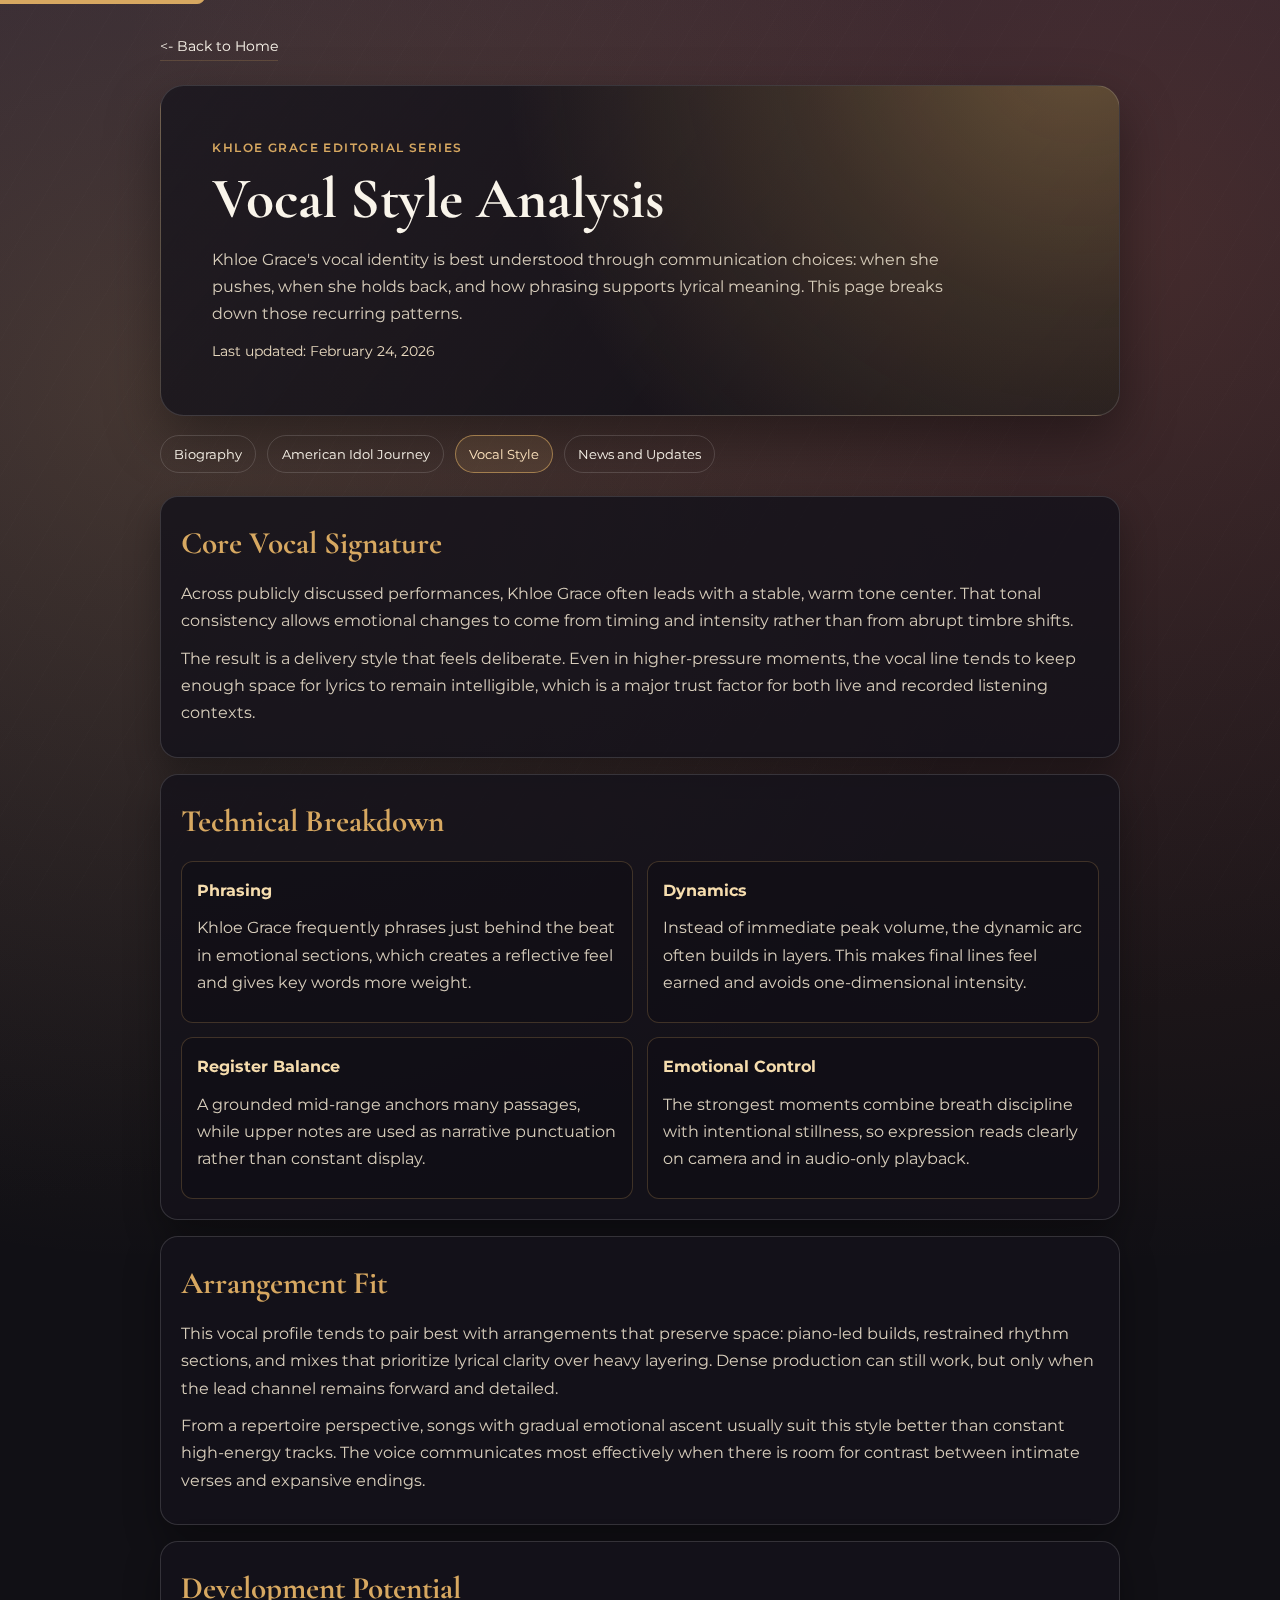
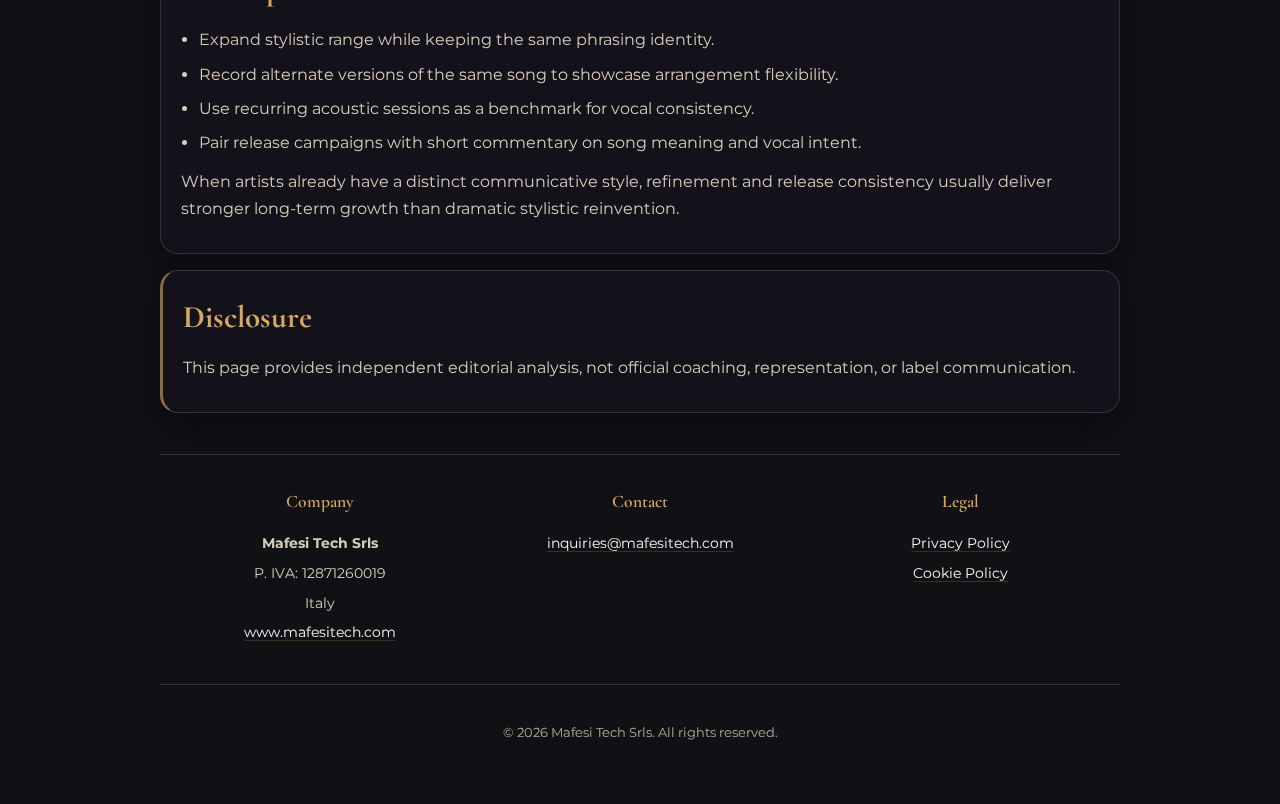
<file: khloe-grace-vocal-style.html>
<!doctype html>
<html lang="en">
<head>
  <meta charset="utf-8" />
  <meta name="viewport" content="width=device-width, initial-scale=1" />
  <meta http-equiv="X-Content-Type-Options" content="nosniff" />
  <meta http-equiv="X-Frame-Options" content="SAMEORIGIN" />
  <meta http-equiv="Referrer-Policy" content="strict-origin-when-cross-origin" />
  <title>Khloe Grace Vocal Style Analysis | KhloeGrace.com</title>
  <meta name="description" content="Editorial analysis of Khloe Grace's vocal style, phrasing, dynamics, and performance communication." />
  <meta name="robots" content="index,follow,max-snippet:-1,max-image-preview:large,max-video-preview:-1" />
  <meta name="author" content="Mafesi Tech Srls" />
  <meta name="theme-color" content="#111015" />
  <link rel="canonical" href="https://khloegrace.com/khloe-grace-vocal-style.html" />
  <link rel="alternate" hreflang="en-US" href="https://khloegrace.com/khloe-grace-vocal-style.html" />
  <link rel="alternate" hreflang="x-default" href="https://khloegrace.com/khloe-grace-vocal-style.html" />
  <meta property="og:locale" content="en_US" />
  <meta property="og:type" content="article" />
  <meta property="og:site_name" content="KhloeGrace.com" />
  <meta property="og:title" content="Khloe Grace Vocal Style Analysis" />
  <meta property="og:description" content="Editorial analysis of Khloe Grace's vocal style, phrasing, dynamics, and performance communication." />
  <meta property="og:url" content="https://khloegrace.com/khloe-grace-vocal-style.html" />
  <meta property="og:image" content="https://khloegrace.com/assets/images/og-image-vocal-style.jpg" />
  <meta property="og:image:width" content="1200" />
  <meta property="og:image:height" content="630" />
  <meta name="twitter:card" content="summary_large_image" />
  <meta name="twitter:image" content="https://khloegrace.com/assets/images/og-image-vocal-style.jpg" />
  <meta name="twitter:title" content="Khloe Grace Vocal Style Analysis" />
  <meta name="twitter:description" content="Editorial analysis of Khloe Grace's vocal style, phrasing, dynamics, and performance communication." />
  <link rel="preconnect" href="https://fonts.googleapis.com" />
  <link rel="preconnect" href="https://fonts.gstatic.com" crossorigin />
  <link rel="preload" href="assets/css/editorial.css" as="style" />
  <link href="https://fonts.googleapis.com/css2?family=Cormorant+Garamond:wght@500;700&amp;family=Montserrat:wght@400;500;600&amp;display=swap" rel="stylesheet" />
  <link rel="stylesheet" href="assets/css/editorial.css" />
  <script async src="https://www.googletagmanager.com/gtag/js?id=G-ES26YFY05Z"></script>
  <script>
    window.dataLayer = window.dataLayer || [];
    function gtag() { dataLayer.push(arguments); }
    gtag("js", new Date());
    gtag("config", "G-ES26YFY05Z", { anonymize_ip: true });
  </script>
</head>
<body>
  <a href="#main-content" class="skip-link">Skip to main content</a>
  <div class="page">
    <a href="/" class="back-link">&lt;- Back to Home</a>

    <header class="hero">
      <p class="eyebrow">Khloe Grace Editorial Series</p>
      <h1>Vocal Style Analysis</h1>
      <p class="lede">Khloe Grace's vocal identity is best understood through communication choices: when she pushes, when she holds back, and how phrasing supports lyrical meaning. This page breaks down those recurring patterns.</p>
      <p class="page-meta">Last updated: February 24, 2026</p>
    </header>

    <nav class="mini-nav" aria-label="Khloe Grace pages">
      <a href="khloe-grace-biography.html">Biography</a>
      <a href="khloe-grace-american-idol-journey.html">American Idol Journey</a>
      <a class="active" href="khloe-grace-vocal-style.html">Vocal Style</a>
      <a href="khloe-grace-news-updates.html">News and Updates</a>
    </nav>

    <main id="main-content" class="content">
      <article class="panel">
        <h2>Core Vocal Signature</h2>
        <p>Across publicly discussed performances, Khloe Grace often leads with a stable, warm tone center. That tonal consistency allows emotional changes to come from timing and intensity rather than from abrupt timbre shifts.</p>
        <p>The result is a delivery style that feels deliberate. Even in higher-pressure moments, the vocal line tends to keep enough space for lyrics to remain intelligible, which is a major trust factor for both live and recorded listening contexts.</p>
      </article>

      <article class="panel">
        <h2>Technical Breakdown</h2>
        <div class="analysis-grid">
          <section class="analysis-card">
            <h3>Phrasing</h3>
            <p>Khloe Grace frequently phrases just behind the beat in emotional sections, which creates a reflective feel and gives key words more weight.</p>
          </section>
          <section class="analysis-card">
            <h3>Dynamics</h3>
            <p>Instead of immediate peak volume, the dynamic arc often builds in layers. This makes final lines feel earned and avoids one-dimensional intensity.</p>
          </section>
          <section class="analysis-card">
            <h3>Register Balance</h3>
            <p>A grounded mid-range anchors many passages, while upper notes are used as narrative punctuation rather than constant display.</p>
          </section>
          <section class="analysis-card">
            <h3>Emotional Control</h3>
            <p>The strongest moments combine breath discipline with intentional stillness, so expression reads clearly on camera and in audio-only playback.</p>
          </section>
        </div>
      </article>

      <article class="panel">
        <h2>Arrangement Fit</h2>
        <p>This vocal profile tends to pair best with arrangements that preserve space: piano-led builds, restrained rhythm sections, and mixes that prioritize lyrical clarity over heavy layering. Dense production can still work, but only when the lead channel remains forward and detailed.</p>
        <p>From a repertoire perspective, songs with gradual emotional ascent usually suit this style better than constant high-energy tracks. The voice communicates most effectively when there is room for contrast between intimate verses and expansive endings.</p>
      </article>

      <article class="panel">
        <h2>Development Potential</h2>
        <ul>
          <li>Expand stylistic range while keeping the same phrasing identity.</li>
          <li>Record alternate versions of the same song to showcase arrangement flexibility.</li>
          <li>Use recurring acoustic sessions as a benchmark for vocal consistency.</li>
          <li>Pair release campaigns with short commentary on song meaning and vocal intent.</li>
        </ul>
        <p>When artists already have a distinct communicative style, refinement and release consistency usually deliver stronger long-term growth than dramatic stylistic reinvention.</p>
      </article>

      <article class="panel disclosure">
        <h2>Disclosure</h2>
        <p>This page provides independent editorial analysis, not official coaching, representation, or label communication.</p>
      </article>
    </main>

    <footer>
      <div class="footer-content">
        <div class="footer-section">
          <h4>Company</h4>
          <p><strong>Mafesi Tech Srls</strong></p>
          <p>P. IVA: 12871260019</p>
          <p>Italy</p>
          <p><a href="https://www.mafesitech.com" target="_blank" rel="noopener noreferrer">www.mafesitech.com</a></p>
        </div>
        <div class="footer-section">
          <h4>Contact</h4>
          <p><a href="mailto:inquiries@mafesitech.com">inquiries@mafesitech.com</a></p>
        </div>
        <div class="footer-section">
          <h4>Legal</h4>
          <p><a href="privacy-policy.html">Privacy Policy</a></p>
          <p><a href="cookie-policy.html">Cookie Policy</a></p>
        </div>
      </div>
      <div class="footer-bottom">
        <p>&copy; 2026 Mafesi Tech Srls. All rights reserved.</p>
      </div>
    </footer>
  </div>
</body>
</html>
</file>
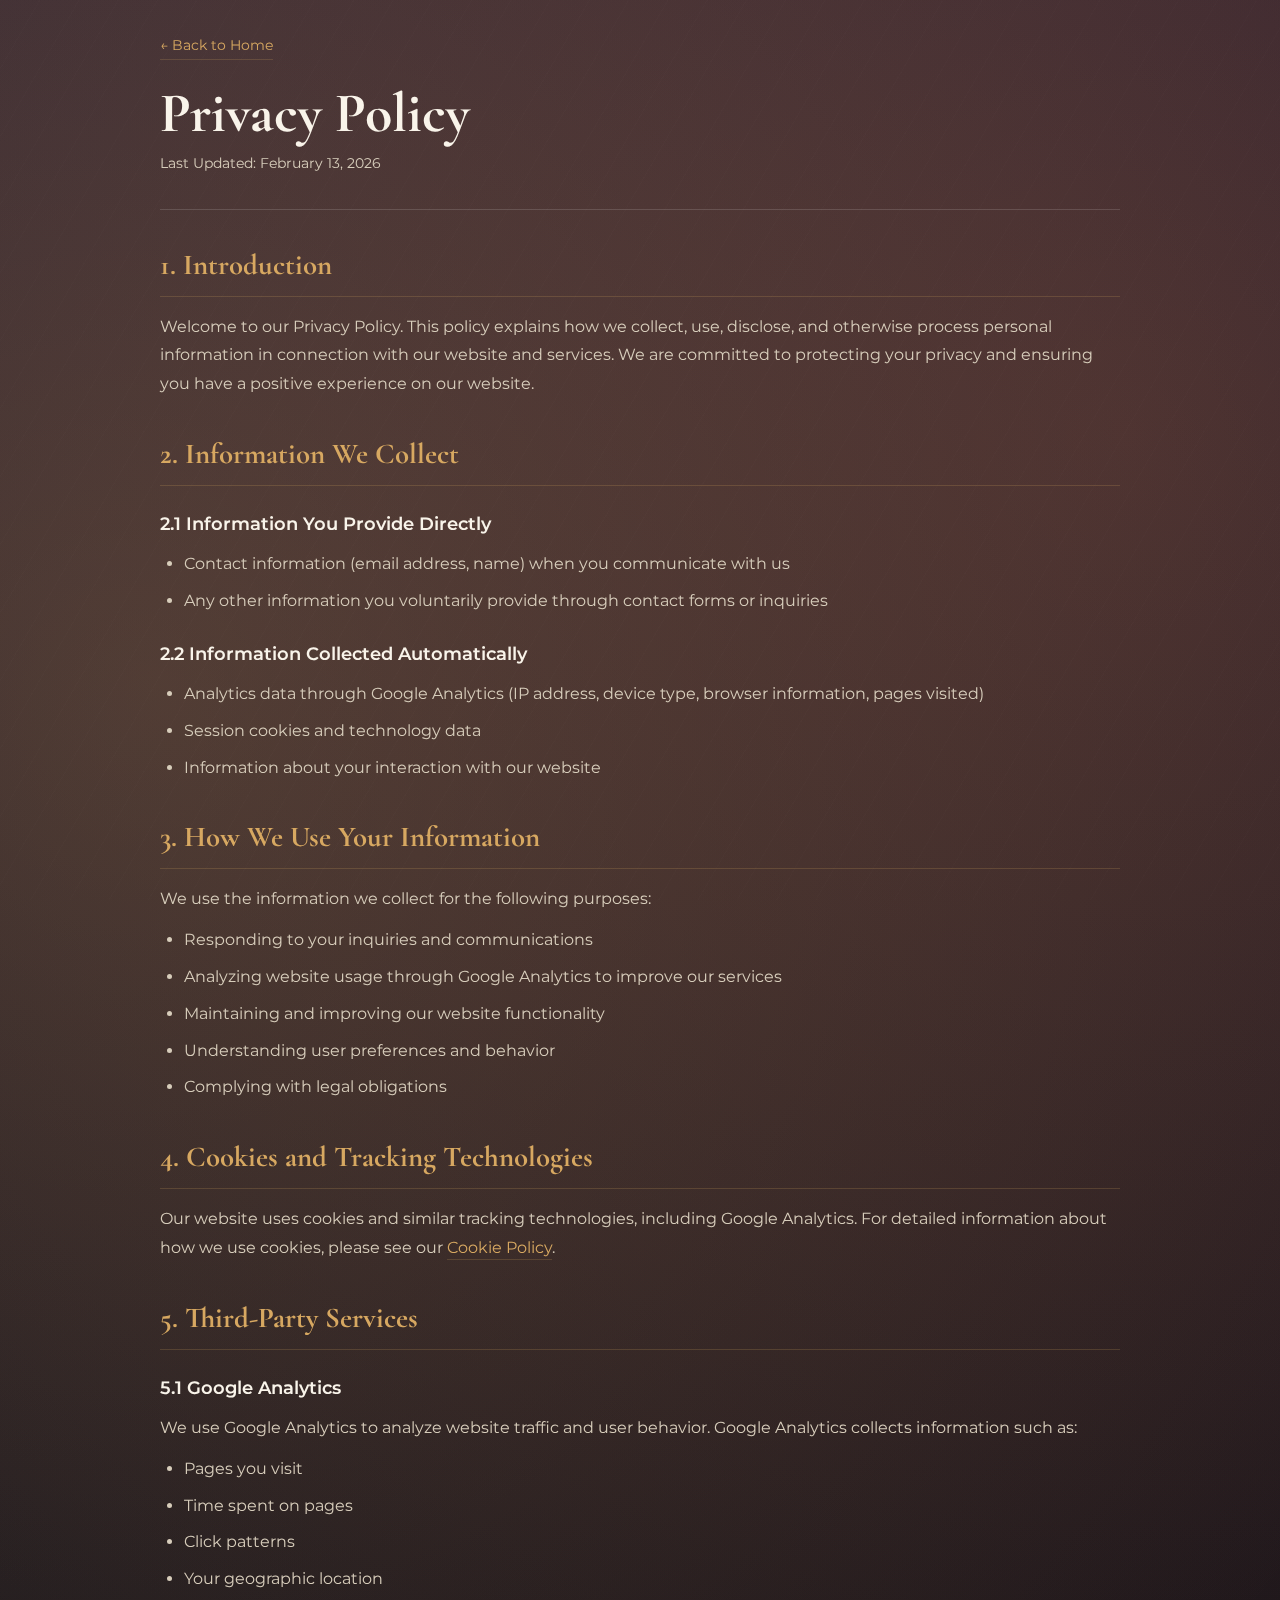
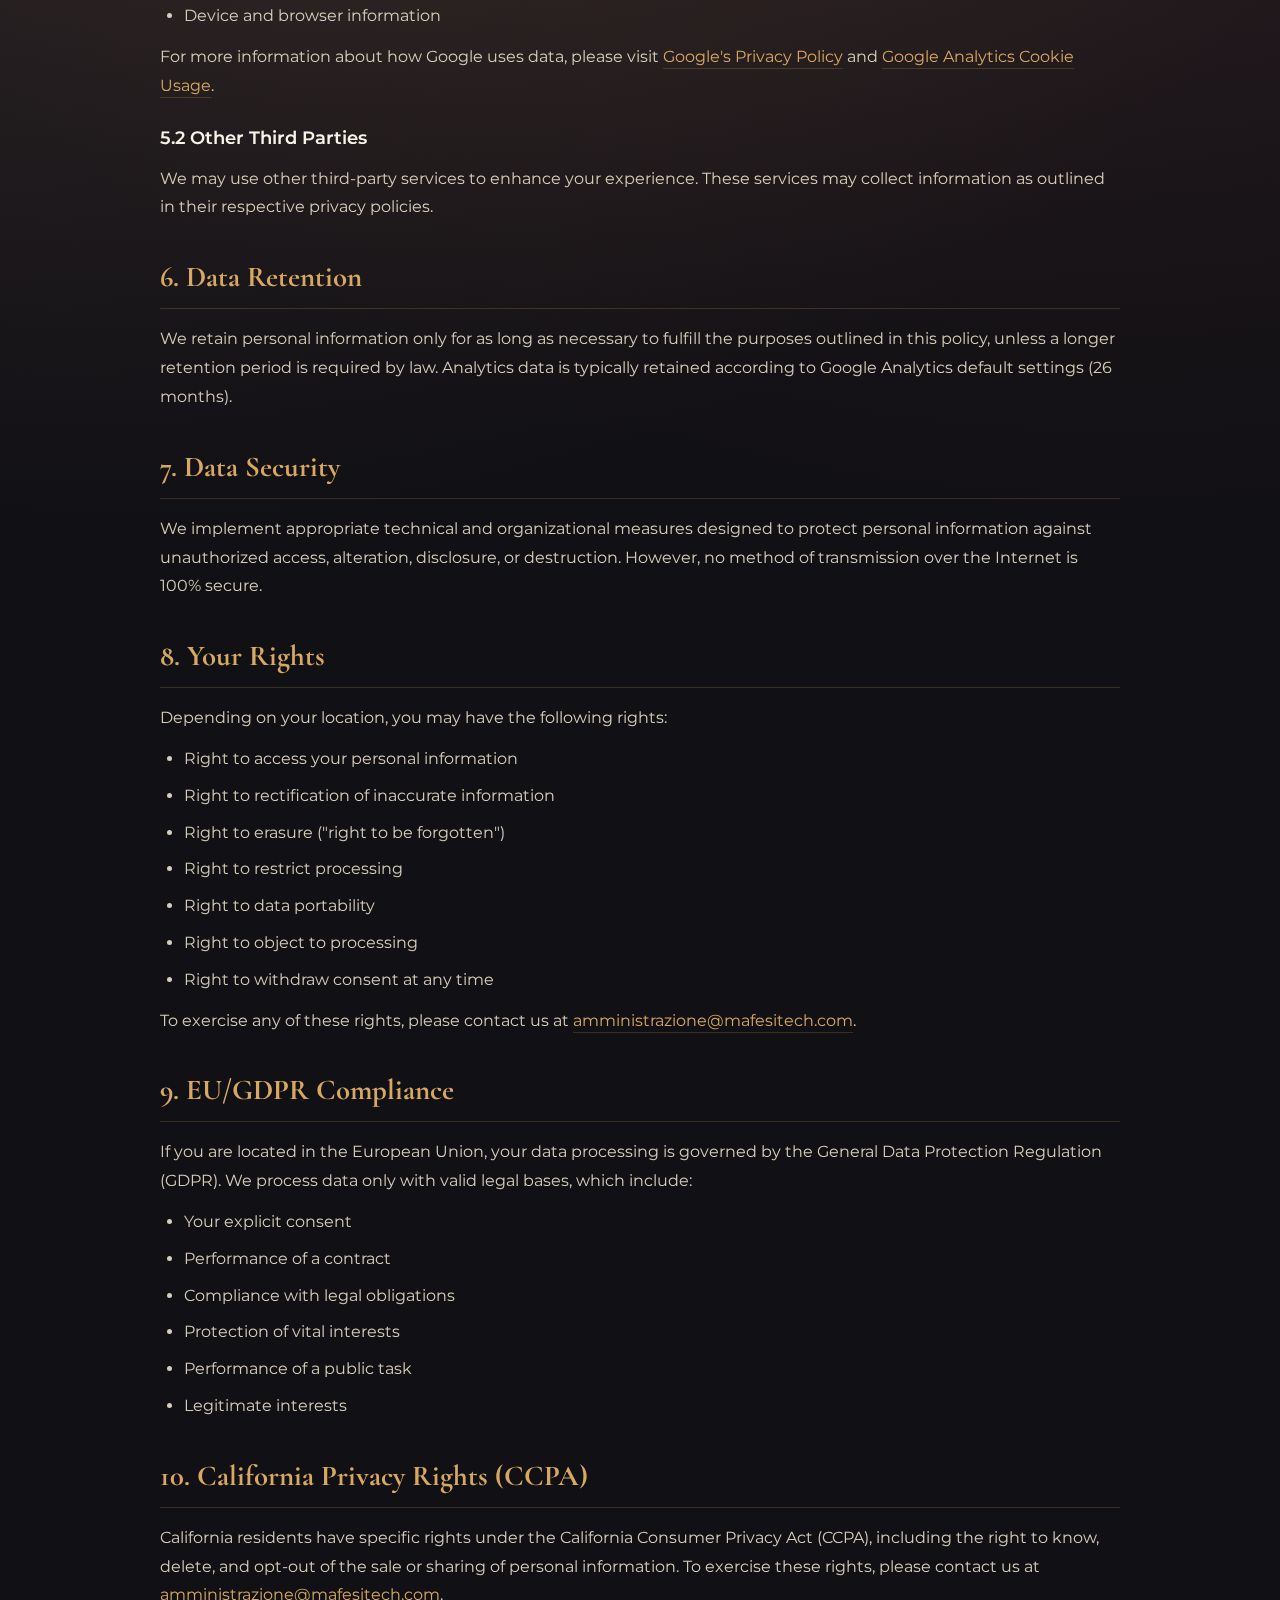
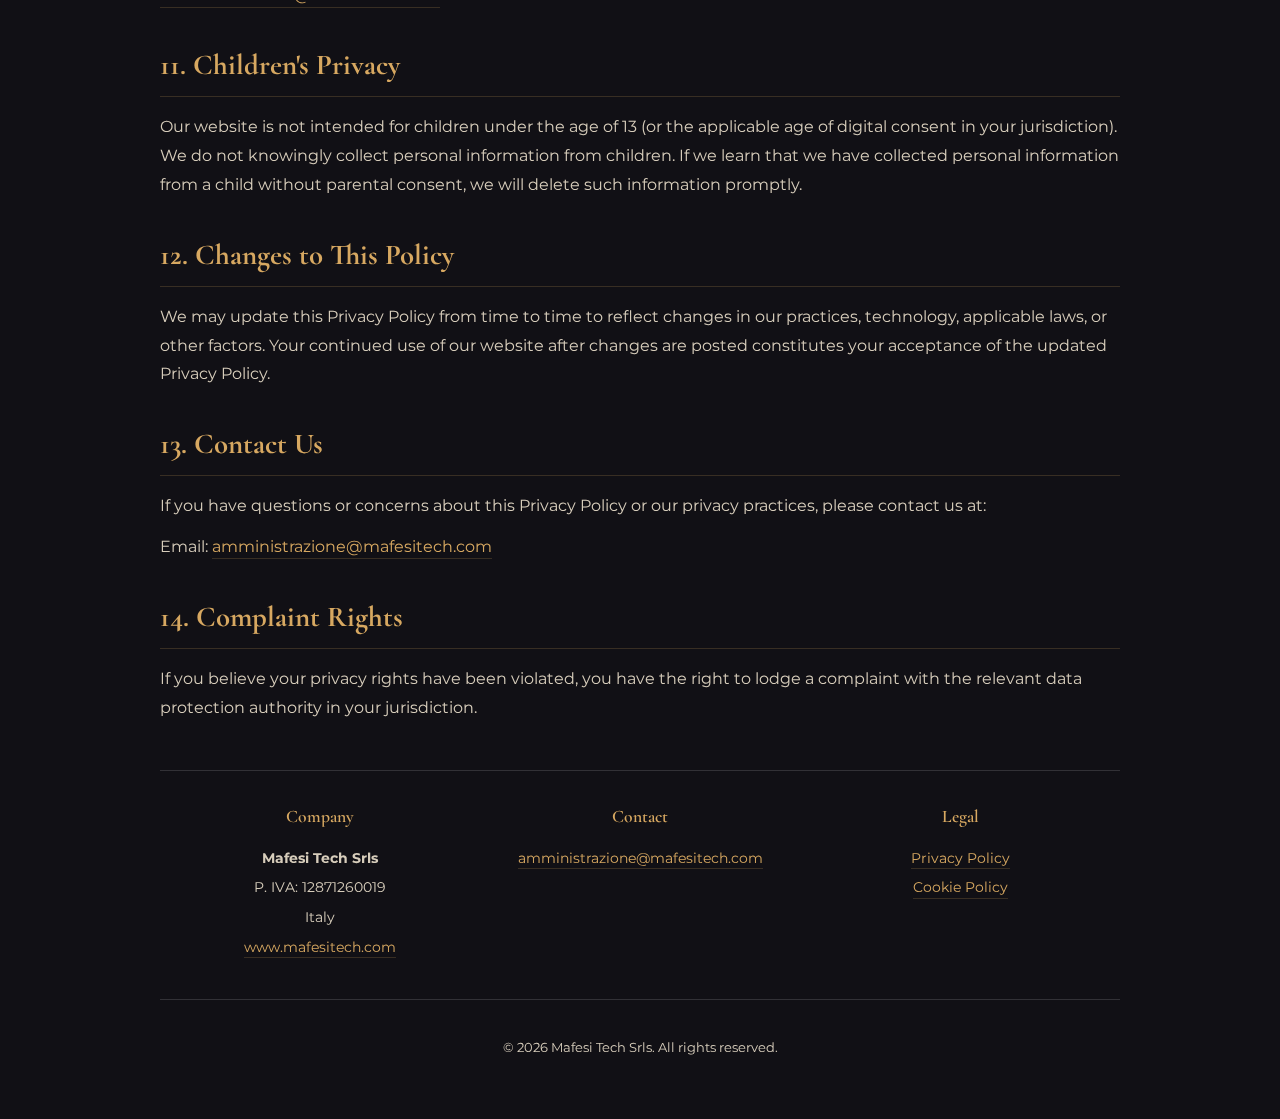
<file: privacy-policy.html>
<!doctype html>
<html lang="en">
<head>
  <meta charset="utf-8" />
  <meta name="viewport" content="width=device-width, initial-scale=1" />
  <title>Privacy Policy | KhloeGrace.com</title>
  <meta name="description" content="Privacy Policy for KhloeGrace.com and related services managed by Mafesi Tech Srls." />
  <meta name="robots" content="noindex,follow,max-snippet:-1,max-image-preview:large,max-video-preview:-1" />
  <meta name="theme-color" content="#111015" />
  <link rel="canonical" href="https://khloegrace.com/privacy-policy.html" />
  <link rel="preconnect" href="https://fonts.googleapis.com" />
  <link rel="preconnect" href="https://fonts.gstatic.com" crossorigin />
  <link href="https://fonts.googleapis.com/css2?family=Cormorant+Garamond:wght@500;700&amp;family=Montserrat:wght@400;500;600&amp;display=swap" rel="stylesheet" />
  <link rel="stylesheet" href="assets/css/privacy-policy.css" />
</head>
<body>
  <div class="page">
    <a href="/" class="back-link">← Back to Home</a>

    <div class="header">
      <h1>Privacy Policy</h1>
      <p class="last-updated">Last Updated: February 13, 2026</p>
    </div>

    <h2>1. Introduction</h2>
    <p>Welcome to our Privacy Policy. This policy explains how we collect, use, disclose, and otherwise process personal information in connection with our website and services. We are committed to protecting your privacy and ensuring you have a positive experience on our website.</p>

    <h2>2. Information We Collect</h2>
    <h3>2.1 Information You Provide Directly</h3>
    <ul>
      <li>Contact information (email address, name) when you communicate with us</li>
      <li>Any other information you voluntarily provide through contact forms or inquiries</li>
    </ul>

    <h3>2.2 Information Collected Automatically</h3>
    <ul>
      <li>Analytics data through Google Analytics (IP address, device type, browser information, pages visited)</li>
      <li>Session cookies and technology data</li>
      <li>Information about your interaction with our website</li>
    </ul>

    <h2>3. How We Use Your Information</h2>
    <p>We use the information we collect for the following purposes:</p>
    <ul>
      <li>Responding to your inquiries and communications</li>
      <li>Analyzing website usage through Google Analytics to improve our services</li>
      <li>Maintaining and improving our website functionality</li>
      <li>Understanding user preferences and behavior</li>
      <li>Complying with legal obligations</li>
    </ul>

    <h2>4. Cookies and Tracking Technologies</h2>
    <p>Our website uses cookies and similar tracking technologies, including Google Analytics. For detailed information about how we use cookies, please see our <a href="cookie-policy.html">Cookie Policy</a>.</p>

    <h2>5. Third-Party Services</h2>
    <h3>5.1 Google Analytics</h3>
    <p>We use Google Analytics to analyze website traffic and user behavior. Google Analytics collects information such as:</p>
    <ul>
      <li>Pages you visit</li>
      <li>Time spent on pages</li>
      <li>Click patterns</li>
      <li>Your geographic location</li>
      <li>Device and browser information</li>
    </ul>
    <p>For more information about how Google uses data, please visit <a href="https://policies.google.com/privacy" target="_blank">Google's Privacy Policy</a> and <a href="https://support.google.com/analytics/answer/6004245" target="_blank">Google Analytics Cookie Usage</a>.</p>

    <h3>5.2 Other Third Parties</h3>
    <p>We may use other third-party services to enhance your experience. These services may collect information as outlined in their respective privacy policies.</p>

    <h2>6. Data Retention</h2>
    <p>We retain personal information only for as long as necessary to fulfill the purposes outlined in this policy, unless a longer retention period is required by law. Analytics data is typically retained according to Google Analytics default settings (26 months).</p>

    <h2>7. Data Security</h2>
    <p>We implement appropriate technical and organizational measures designed to protect personal information against unauthorized access, alteration, disclosure, or destruction. However, no method of transmission over the Internet is 100% secure.</p>

    <h2>8. Your Rights</h2>
    <p>Depending on your location, you may have the following rights:</p>
    <ul>
      <li>Right to access your personal information</li>
      <li>Right to rectification of inaccurate information</li>
      <li>Right to erasure ("right to be forgotten")</li>
      <li>Right to restrict processing</li>
      <li>Right to data portability</li>
      <li>Right to object to processing</li>
      <li>Right to withdraw consent at any time</li>
    </ul>
    <p>To exercise any of these rights, please contact us at <a href="mailto:amministrazione@mafesitech.com">amministrazione@mafesitech.com</a>.</p>

    <h2>9. EU/GDPR Compliance</h2>
    <p>If you are located in the European Union, your data processing is governed by the General Data Protection Regulation (GDPR). We process data only with valid legal bases, which include:</p>
    <ul>
      <li>Your explicit consent</li>
      <li>Performance of a contract</li>
      <li>Compliance with legal obligations</li>
      <li>Protection of vital interests</li>
      <li>Performance of a public task</li>
      <li>Legitimate interests</li>
    </ul>

    <h2>10. California Privacy Rights (CCPA)</h2>
    <p>California residents have specific rights under the California Consumer Privacy Act (CCPA), including the right to know, delete, and opt-out of the sale or sharing of personal information. To exercise these rights, please contact us at <a href="mailto:amministrazione@mafesitech.com">amministrazione@mafesitech.com</a>.</p>

    <h2>11. Children's Privacy</h2>
    <p>Our website is not intended for children under the age of 13 (or the applicable age of digital consent in your jurisdiction). We do not knowingly collect personal information from children. If we learn that we have collected personal information from a child without parental consent, we will delete such information promptly.</p>

    <h2>12. Changes to This Policy</h2>
    <p>We may update this Privacy Policy from time to time to reflect changes in our practices, technology, applicable laws, or other factors. Your continued use of our website after changes are posted constitutes your acceptance of the updated Privacy Policy.</p>

    <h2>13. Contact Us</h2>
    <p>If you have questions or concerns about this Privacy Policy or our privacy practices, please contact us at:</p>
    <p>
      Email: <a href="mailto:amministrazione@mafesitech.com">amministrazione@mafesitech.com</a>
    </p>

    <h2>14. Complaint Rights</h2>
    <p>If you believe your privacy rights have been violated, you have the right to lodge a complaint with the relevant data protection authority in your jurisdiction.</p>

    <footer>
      <div class="footer-content">
        <div class="footer-section">
          <h4>Company</h4>
          <p><strong>Mafesi Tech Srls</strong></p>
          <p>P. IVA: 12871260019</p>
          <p>Italy</p>
          <p><a href="https://www.mafesitech.com" target="_blank">www.mafesitech.com</a></p>
        </div>
        <div class="footer-section">
          <h4>Contact</h4>
          <p><a href="mailto:amministrazione@mafesitech.com">amministrazione@mafesitech.com</a></p>
        </div>
        <div class="footer-section">
          <h4>Legal</h4>
          <p><a href="privacy-policy.html">Privacy Policy</a></p>
          <p><a href="cookie-policy.html">Cookie Policy</a></p>
        </div>
      </div>
      <div class="footer-bottom">
        <p>&copy; 2026 Mafesi Tech Srls. All rights reserved.</p>
      </div>
    </footer>
  </div>
</body>
</html>
</file>
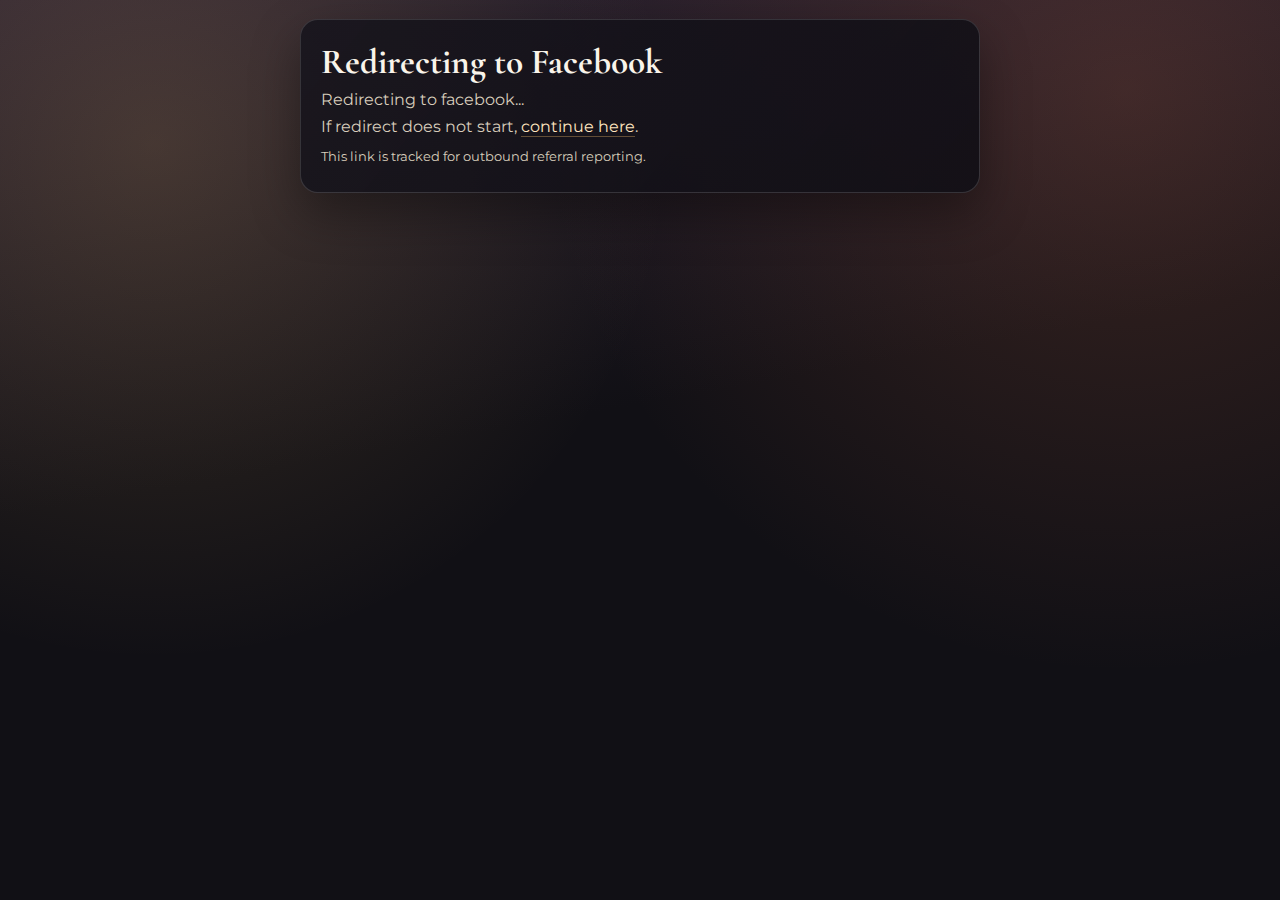
<file: go/facebook.html>
<!doctype html>
<html lang="en">
<head>
  <meta charset="utf-8" />
  <meta name="viewport" content="width=device-width, initial-scale=1" />
  <title>Redirecting to Facebook | KhloeGrace.com</title>
  <meta name="description" content="Redirect link for Facebook from KhloeGrace.com." />
  <meta name="robots" content="noindex,nofollow,noarchive,max-snippet:0,max-image-preview:none,max-video-preview:0" />
  <meta name="referrer" content="strict-origin-when-cross-origin" />
  <meta name="redirect-target" content="https://www.facebook.com/share/17MXuSGeLu/" />
  <meta name="redirect-partner" content="facebook" />
  <meta name="redirect-slug" content="facebook" />
  <link rel="canonical" href="https://khloegrace.com/go/facebook.html" />
  <link rel="preconnect" href="https://fonts.googleapis.com" />
  <link rel="preconnect" href="https://fonts.gstatic.com" crossorigin />
  <link href="https://fonts.googleapis.com/css2?family=Cormorant+Garamond:wght@500;700&amp;family=Montserrat:wght@400;500;600&amp;display=swap" rel="stylesheet" />
  <link rel="stylesheet" href="../assets/css/go-redirect.css" />
  <noscript>
    <meta http-equiv="refresh" content="0;url=https://www.facebook.com/share/17MXuSGeLu/?utm_source=khloegrace.com&utm_medium=referral&utm_campaign=official_channels&utm_content=facebook" />
  </noscript>
  <script async src="https://www.googletagmanager.com/gtag/js?id=G-ES26YFY05Z"></script>
  <script>
    window.dataLayer = window.dataLayer || [];
    function gtag() { dataLayer.push(arguments); }
    gtag("js", new Date());
    gtag("config", "G-ES26YFY05Z", { anonymize_ip: true });
  </script>
  <script defer src="../assets/js/go-redirect.js"></script>
</head>
<body>
  <main class="wrap">
    <h1>Redirecting to Facebook</h1>
    <p data-redirect-status>Preparing secure redirect...</p>
    <p>If redirect does not start, <a data-redirect-fallback href="https://www.facebook.com/share/17MXuSGeLu/?utm_source=khloegrace.com&utm_medium=referral&utm_campaign=official_channels&utm_content=facebook" rel="sponsored nofollow noopener noreferrer">continue here</a>.</p>
    <p class="note">This link is tracked for outbound referral reporting.</p>
  </main>
</body>
</html>
</file>
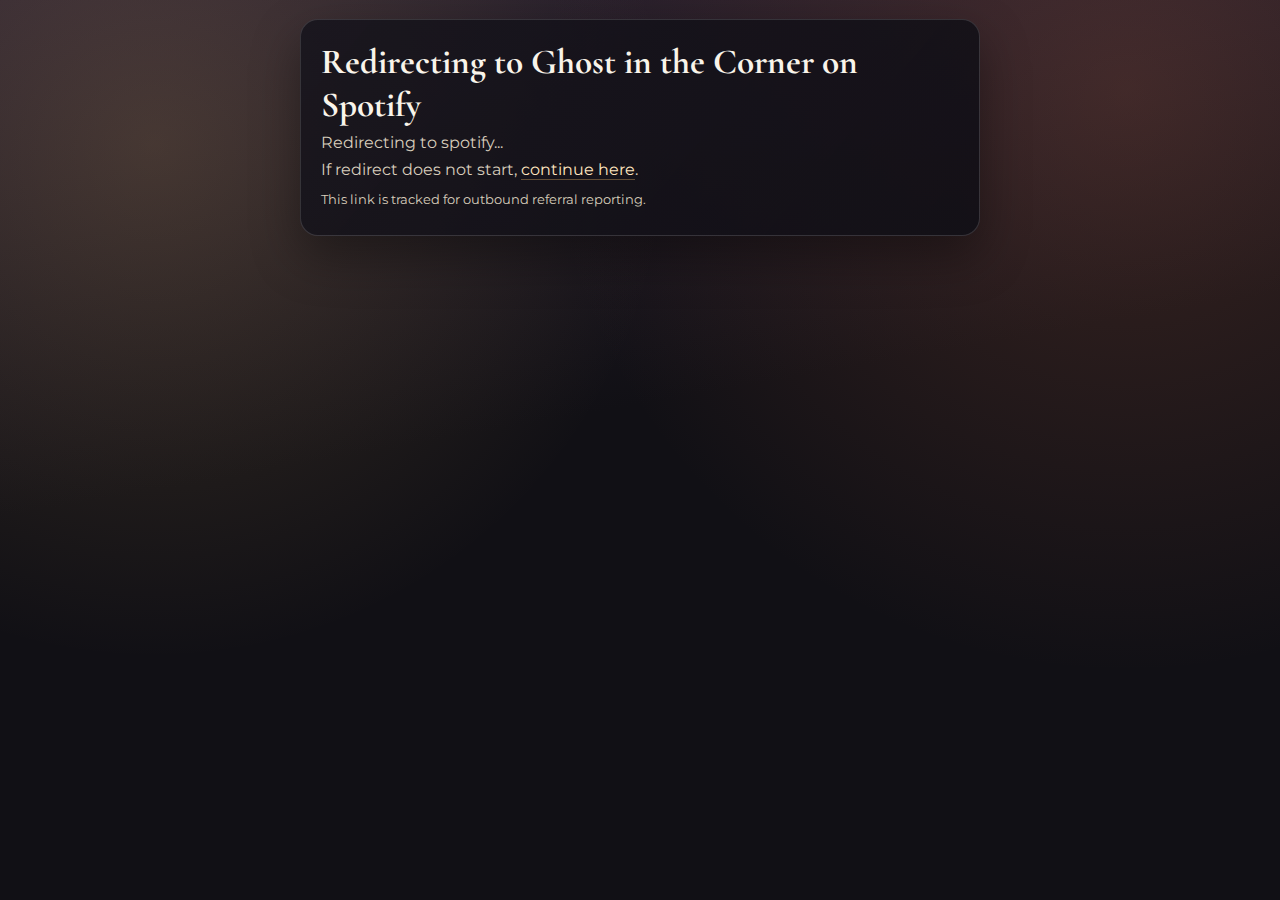
<file: go/ghost-in-the-corner-spotify.html>
<!doctype html>
<html lang="en">
<head>
  <meta charset="utf-8" />
  <meta name="viewport" content="width=device-width, initial-scale=1" />
  <title>Redirecting to Ghost in the Corner on Spotify | KhloeGrace.com</title>
  <meta name="description" content="Redirect link for Ghost in the Corner on Spotify from KhloeGrace.com." />
  <meta name="robots" content="noindex,nofollow,noarchive,max-snippet:0,max-image-preview:none,max-video-preview:0" />
  <meta name="referrer" content="strict-origin-when-cross-origin" />
  <meta name="redirect-target" content="https://open.spotify.com/track/5VH51ZCWMBs2RcOjpthkSL" />
  <meta name="redirect-partner" content="spotify" />
  <meta name="redirect-slug" content="ghost-in-the-corner-spotify" />
  <link rel="canonical" href="https://khloegrace.com/go/ghost-in-the-corner-spotify.html" />
  <link rel="preconnect" href="https://fonts.googleapis.com" />
  <link rel="preconnect" href="https://fonts.gstatic.com" crossorigin />
  <link href="https://fonts.googleapis.com/css2?family=Cormorant+Garamond:wght@500;700&amp;family=Montserrat:wght@400;500;600&amp;display=swap" rel="stylesheet" />
  <link rel="stylesheet" href="../assets/css/go-redirect.css" />
  <noscript>
    <meta http-equiv="refresh" content="0;url=https://open.spotify.com/track/5VH51ZCWMBs2RcOjpthkSL?utm_source=khloegrace.com&utm_medium=referral&utm_campaign=official_channels&utm_content=ghost-in-the-corner-spotify" />
  </noscript>
  <script async src="https://www.googletagmanager.com/gtag/js?id=G-ES26YFY05Z"></script>
  <script>
    window.dataLayer = window.dataLayer || [];
    function gtag() { dataLayer.push(arguments); }
    gtag("js", new Date());
    gtag("config", "G-ES26YFY05Z", { anonymize_ip: true });
  </script>
  <script defer src="../assets/js/go-redirect.js"></script>
</head>
<body>
  <main class="wrap">
    <h1>Redirecting to Ghost in the Corner on Spotify</h1>
    <p data-redirect-status>Preparing secure redirect...</p>
    <p>If redirect does not start, <a data-redirect-fallback href="https://open.spotify.com/track/5VH51ZCWMBs2RcOjpthkSL?utm_source=khloegrace.com&utm_medium=referral&utm_campaign=official_channels&utm_content=ghost-in-the-corner-spotify" rel="sponsored nofollow noopener noreferrer">continue here</a>.</p>
    <p class="note">This link is tracked for outbound referral reporting.</p>
  </main>
</body>
</html>
</file>
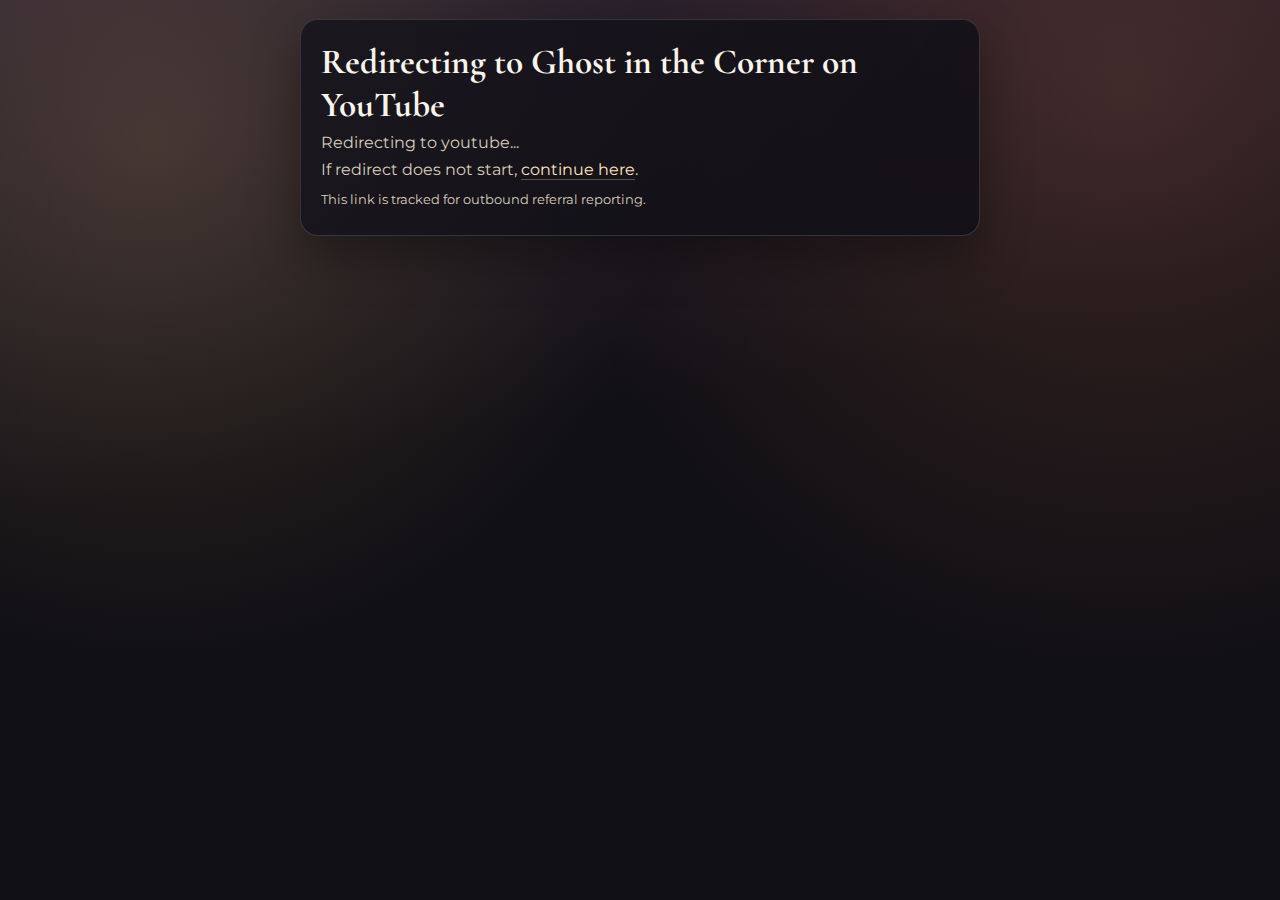
<file: go/ghost-in-the-corner-youtube.html>
<!doctype html>
<html lang="en">
<head>
  <meta charset="utf-8" />
  <meta name="viewport" content="width=device-width, initial-scale=1" />
  <title>Redirecting to Ghost in the Corner on YouTube | KhloeGrace.com</title>
  <meta name="description" content="Redirect link for Ghost in the Corner on YouTube from KhloeGrace.com." />
  <meta name="robots" content="noindex,nofollow,noarchive,max-snippet:0,max-image-preview:none,max-video-preview:0" />
  <meta name="referrer" content="strict-origin-when-cross-origin" />
  <meta name="redirect-target" content="https://youtu.be/t_1rOGLSaTQ" />
  <meta name="redirect-partner" content="youtube" />
  <meta name="redirect-slug" content="ghost-in-the-corner-youtube" />
  <link rel="canonical" href="https://khloegrace.com/go/ghost-in-the-corner-youtube.html" />
  <link rel="preconnect" href="https://fonts.googleapis.com" />
  <link rel="preconnect" href="https://fonts.gstatic.com" crossorigin />
  <link href="https://fonts.googleapis.com/css2?family=Cormorant+Garamond:wght@500;700&amp;family=Montserrat:wght@400;500;600&amp;display=swap" rel="stylesheet" />
  <link rel="stylesheet" href="../assets/css/go-redirect.css" />
  <noscript>
    <meta http-equiv="refresh" content="0;url=https://youtu.be/t_1rOGLSaTQ?utm_source=khloegrace.com&utm_medium=referral&utm_campaign=official_channels&utm_content=ghost-in-the-corner-youtube" />
  </noscript>
  <script async src="https://www.googletagmanager.com/gtag/js?id=G-ES26YFY05Z"></script>
  <script>
    window.dataLayer = window.dataLayer || [];
    function gtag() { dataLayer.push(arguments); }
    gtag("js", new Date());
    gtag("config", "G-ES26YFY05Z", { anonymize_ip: true });
  </script>
  <script defer src="../assets/js/go-redirect.js"></script>
</head>
<body>
  <main class="wrap">
    <h1>Redirecting to Ghost in the Corner on YouTube</h1>
    <p data-redirect-status>Preparing secure redirect...</p>
    <p>If redirect does not start, <a data-redirect-fallback href="https://youtu.be/t_1rOGLSaTQ?utm_source=khloegrace.com&utm_medium=referral&utm_campaign=official_channels&utm_content=ghost-in-the-corner-youtube" rel="sponsored nofollow noopener noreferrer">continue here</a>.</p>
    <p class="note">This link is tracked for outbound referral reporting.</p>
  </main>
</body>
</html>
</file>
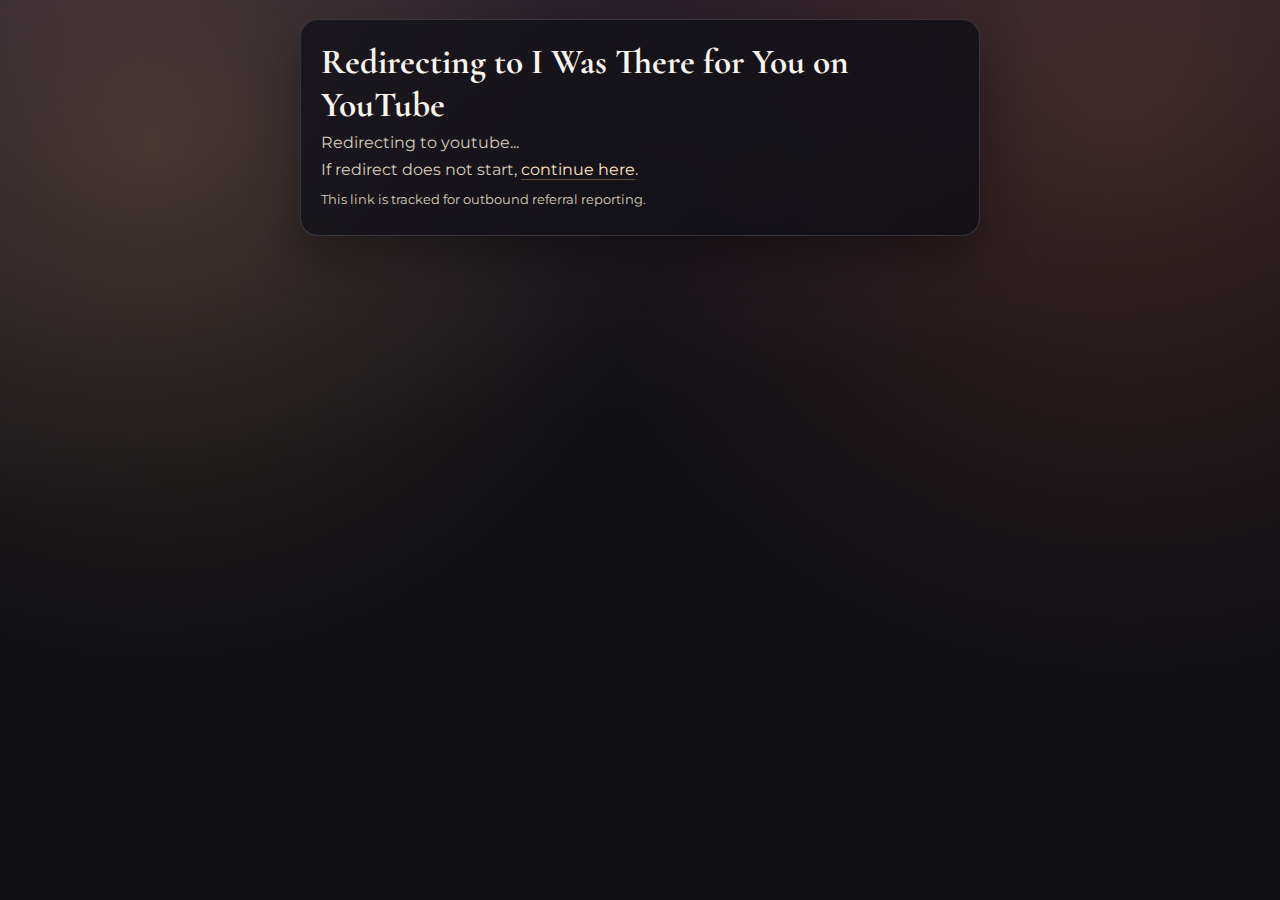
<file: go/i-was-there-for-you-youtube.html>
<!doctype html>
<html lang="en">
<head>
  <meta charset="utf-8" />
  <meta name="viewport" content="width=device-width, initial-scale=1" />
  <title>Redirecting to I Was There for You on YouTube | KhloeGrace.com</title>
  <meta name="description" content="Redirect link for I Was There for You on YouTube from KhloeGrace.com." />
  <meta name="robots" content="noindex,nofollow,noarchive,max-snippet:0,max-image-preview:none,max-video-preview:0" />
  <meta name="referrer" content="strict-origin-when-cross-origin" />
  <meta name="redirect-target" content="https://youtu.be/bO3BKvE93nM" />
  <meta name="redirect-partner" content="youtube" />
  <meta name="redirect-slug" content="i-was-there-for-you-youtube" />
  <link rel="canonical" href="https://khloegrace.com/go/i-was-there-for-you-youtube.html" />
  <link rel="preconnect" href="https://fonts.googleapis.com" />
  <link rel="preconnect" href="https://fonts.gstatic.com" crossorigin />
  <link href="https://fonts.googleapis.com/css2?family=Cormorant+Garamond:wght@500;700&amp;family=Montserrat:wght@400;500;600&amp;display=swap" rel="stylesheet" />
  <link rel="stylesheet" href="../assets/css/go-redirect.css" />
  <noscript>
    <meta http-equiv="refresh" content="0;url=https://youtu.be/bO3BKvE93nM?utm_source=khloegrace.com&utm_medium=referral&utm_campaign=official_channels&utm_content=i-was-there-for-you-youtube" />
  </noscript>
  <script async src="https://www.googletagmanager.com/gtag/js?id=G-ES26YFY05Z"></script>
  <script>
    window.dataLayer = window.dataLayer || [];
    function gtag() { dataLayer.push(arguments); }
    gtag("js", new Date());
    gtag("config", "G-ES26YFY05Z", { anonymize_ip: true });
  </script>
  <script defer src="../assets/js/go-redirect.js"></script>
</head>
<body>
  <main class="wrap">
    <h1>Redirecting to I Was There for You on YouTube</h1>
    <p data-redirect-status>Preparing secure redirect...</p>
    <p>If redirect does not start, <a data-redirect-fallback href="https://youtu.be/bO3BKvE93nM?utm_source=khloegrace.com&utm_medium=referral&utm_campaign=official_channels&utm_content=i-was-there-for-you-youtube" rel="sponsored nofollow noopener noreferrer">continue here</a>.</p>
    <p class="note">This link is tracked for outbound referral reporting.</p>
  </main>
</body>
</html>
</file>
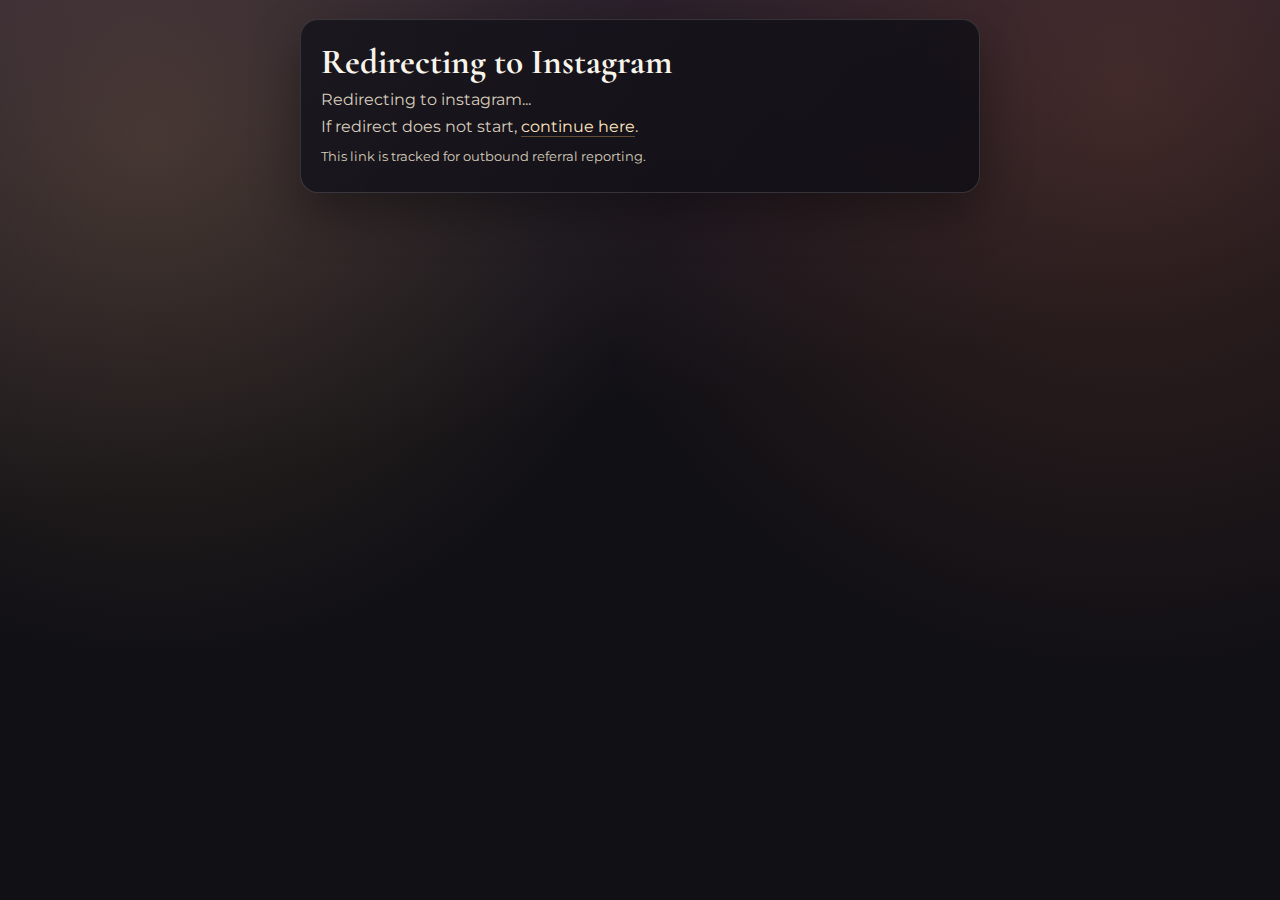
<file: go/instagram.html>
<!doctype html>
<html lang="en">
<head>
  <meta charset="utf-8" />
  <meta name="viewport" content="width=device-width, initial-scale=1" />
  <title>Redirecting to Instagram | KhloeGrace.com</title>
  <meta name="description" content="Redirect link for Instagram from KhloeGrace.com." />
  <meta name="robots" content="noindex,nofollow,noarchive,max-snippet:0,max-image-preview:none,max-video-preview:0" />
  <meta name="referrer" content="strict-origin-when-cross-origin" />
  <meta name="redirect-target" content="https://www.instagram.com/khloegracemusic/" />
  <meta name="redirect-partner" content="instagram" />
  <meta name="redirect-slug" content="instagram" />
  <link rel="canonical" href="https://khloegrace.com/go/instagram.html" />
  <link rel="preconnect" href="https://fonts.googleapis.com" />
  <link rel="preconnect" href="https://fonts.gstatic.com" crossorigin />
  <link href="https://fonts.googleapis.com/css2?family=Cormorant+Garamond:wght@500;700&amp;family=Montserrat:wght@400;500;600&amp;display=swap" rel="stylesheet" />
  <link rel="stylesheet" href="../assets/css/go-redirect.css" />
  <noscript>
    <meta http-equiv="refresh" content="0;url=https://www.instagram.com/khloegracemusic/?utm_source=khloegrace.com&utm_medium=referral&utm_campaign=official_channels&utm_content=instagram" />
  </noscript>
  <script async src="https://www.googletagmanager.com/gtag/js?id=G-ES26YFY05Z"></script>
  <script>
    window.dataLayer = window.dataLayer || [];
    function gtag() { dataLayer.push(arguments); }
    gtag("js", new Date());
    gtag("config", "G-ES26YFY05Z", { anonymize_ip: true });
  </script>
  <script defer src="../assets/js/go-redirect.js"></script>
</head>
<body>
  <main class="wrap">
    <h1>Redirecting to Instagram</h1>
    <p data-redirect-status>Preparing secure redirect...</p>
    <p>If redirect does not start, <a data-redirect-fallback href="https://www.instagram.com/khloegracemusic/?utm_source=khloegrace.com&utm_medium=referral&utm_campaign=official_channels&utm_content=instagram" rel="sponsored nofollow noopener noreferrer">continue here</a>.</p>
    <p class="note">This link is tracked for outbound referral reporting.</p>
  </main>
</body>
</html>
</file>
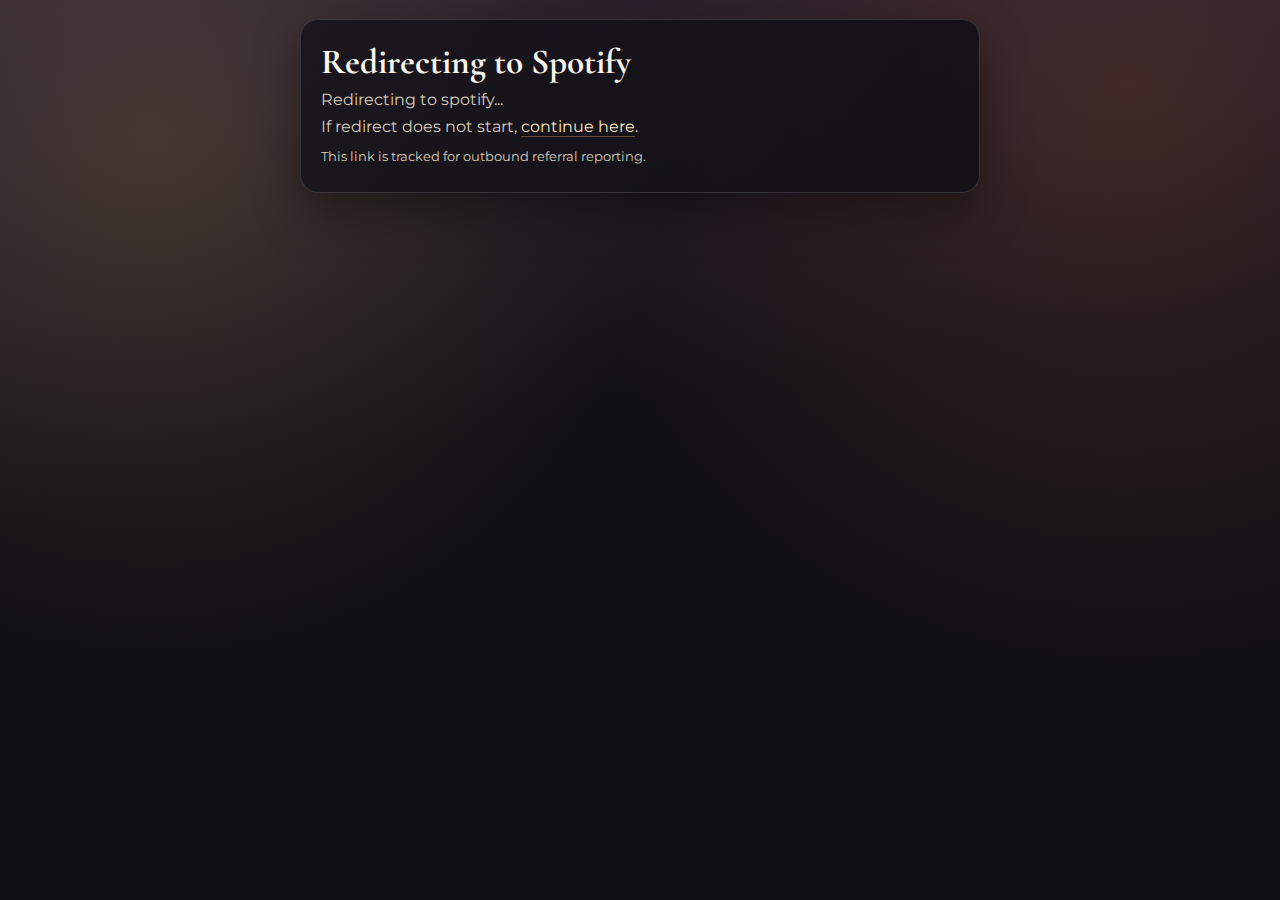
<file: go/spotify.html>
<!doctype html>
<html lang="en">
<head>
  <meta charset="utf-8" />
  <meta name="viewport" content="width=device-width, initial-scale=1" />
  <title>Redirecting to Spotify | KhloeGrace.com</title>
  <meta name="description" content="Redirect link for Spotify from KhloeGrace.com." />
  <meta name="robots" content="noindex,nofollow,noarchive,max-snippet:0,max-image-preview:none,max-video-preview:0" />
  <meta name="referrer" content="strict-origin-when-cross-origin" />
  <meta name="redirect-target" content="https://open.spotify.com/artist/0oHWlPGcQ7fRqTE7kYtOmV" />
  <meta name="redirect-partner" content="spotify" />
  <meta name="redirect-slug" content="spotify" />
  <link rel="canonical" href="https://khloegrace.com/go/spotify.html" />
  <link rel="preconnect" href="https://fonts.googleapis.com" />
  <link rel="preconnect" href="https://fonts.gstatic.com" crossorigin />
  <link href="https://fonts.googleapis.com/css2?family=Cormorant+Garamond:wght@500;700&amp;family=Montserrat:wght@400;500;600&amp;display=swap" rel="stylesheet" />
  <link rel="stylesheet" href="../assets/css/go-redirect.css" />
  <noscript>
    <meta http-equiv="refresh" content="0;url=https://open.spotify.com/artist/0oHWlPGcQ7fRqTE7kYtOmV?utm_source=khloegrace.com&utm_medium=referral&utm_campaign=official_channels&utm_content=spotify" />
  </noscript>
  <script async src="https://www.googletagmanager.com/gtag/js?id=G-ES26YFY05Z"></script>
  <script>
    window.dataLayer = window.dataLayer || [];
    function gtag() { dataLayer.push(arguments); }
    gtag("js", new Date());
    gtag("config", "G-ES26YFY05Z", { anonymize_ip: true });
  </script>
  <script defer src="../assets/js/go-redirect.js"></script>
</head>
<body>
  <main class="wrap">
    <h1>Redirecting to Spotify</h1>
    <p data-redirect-status>Preparing secure redirect...</p>
    <p>If redirect does not start, <a data-redirect-fallback href="https://open.spotify.com/artist/0oHWlPGcQ7fRqTE7kYtOmV?utm_source=khloegrace.com&utm_medium=referral&utm_campaign=official_channels&utm_content=spotify" rel="sponsored nofollow noopener noreferrer">continue here</a>.</p>
    <p class="note">This link is tracked for outbound referral reporting.</p>
  </main>
</body>
</html>
</file>
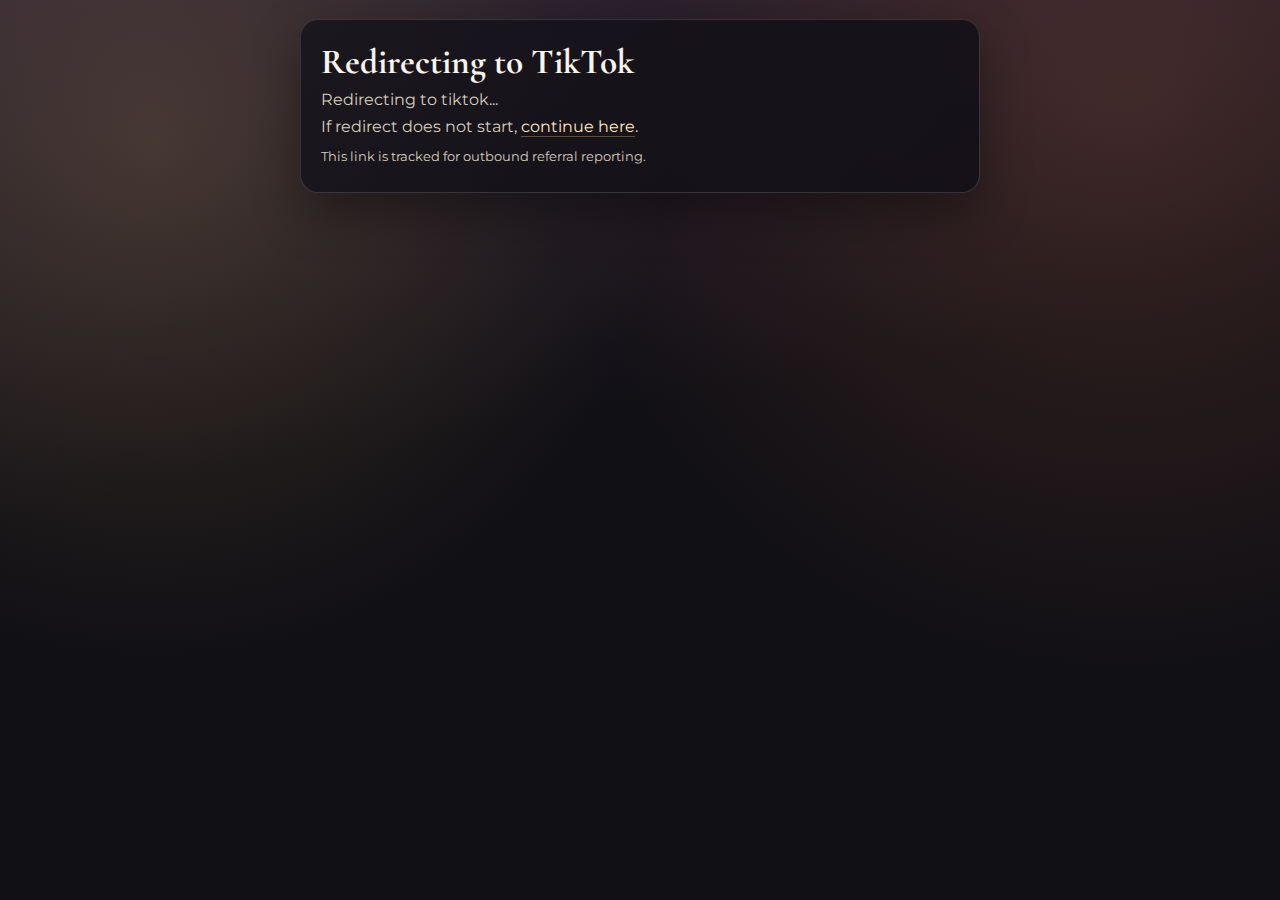
<file: go/tiktok.html>
<!doctype html>
<html lang="en">
<head>
  <meta charset="utf-8" />
  <meta name="viewport" content="width=device-width, initial-scale=1" />
  <title>Redirecting to TikTok | KhloeGrace.com</title>
  <meta name="description" content="Redirect link for TikTok from KhloeGrace.com." />
  <meta name="robots" content="noindex,nofollow,noarchive,max-snippet:0,max-image-preview:none,max-video-preview:0" />
  <meta name="referrer" content="strict-origin-when-cross-origin" />
  <meta name="redirect-target" content="https://www.tiktok.com/@khloegracemusic" />
  <meta name="redirect-partner" content="tiktok" />
  <meta name="redirect-slug" content="tiktok" />
  <link rel="canonical" href="https://khloegrace.com/go/tiktok.html" />
  <link rel="preconnect" href="https://fonts.googleapis.com" />
  <link rel="preconnect" href="https://fonts.gstatic.com" crossorigin />
  <link href="https://fonts.googleapis.com/css2?family=Cormorant+Garamond:wght@500;700&amp;family=Montserrat:wght@400;500;600&amp;display=swap" rel="stylesheet" />
  <link rel="stylesheet" href="../assets/css/go-redirect.css" />
  <noscript>
    <meta http-equiv="refresh" content="0;url=https://www.tiktok.com/@khloegracemusic?utm_source=khloegrace.com&utm_medium=referral&utm_campaign=official_channels&utm_content=tiktok" />
  </noscript>
  <script async src="https://www.googletagmanager.com/gtag/js?id=G-ES26YFY05Z"></script>
  <script>
    window.dataLayer = window.dataLayer || [];
    function gtag() { dataLayer.push(arguments); }
    gtag("js", new Date());
    gtag("config", "G-ES26YFY05Z", { anonymize_ip: true });
  </script>
  <script defer src="../assets/js/go-redirect.js"></script>
</head>
<body>
  <main class="wrap">
    <h1>Redirecting to TikTok</h1>
    <p data-redirect-status>Preparing secure redirect...</p>
    <p>If redirect does not start, <a data-redirect-fallback href="https://www.tiktok.com/@khloegracemusic?utm_source=khloegrace.com&utm_medium=referral&utm_campaign=official_channels&utm_content=tiktok" rel="sponsored nofollow noopener noreferrer">continue here</a>.</p>
    <p class="note">This link is tracked for outbound referral reporting.</p>
  </main>
</body>
</html>
</file>
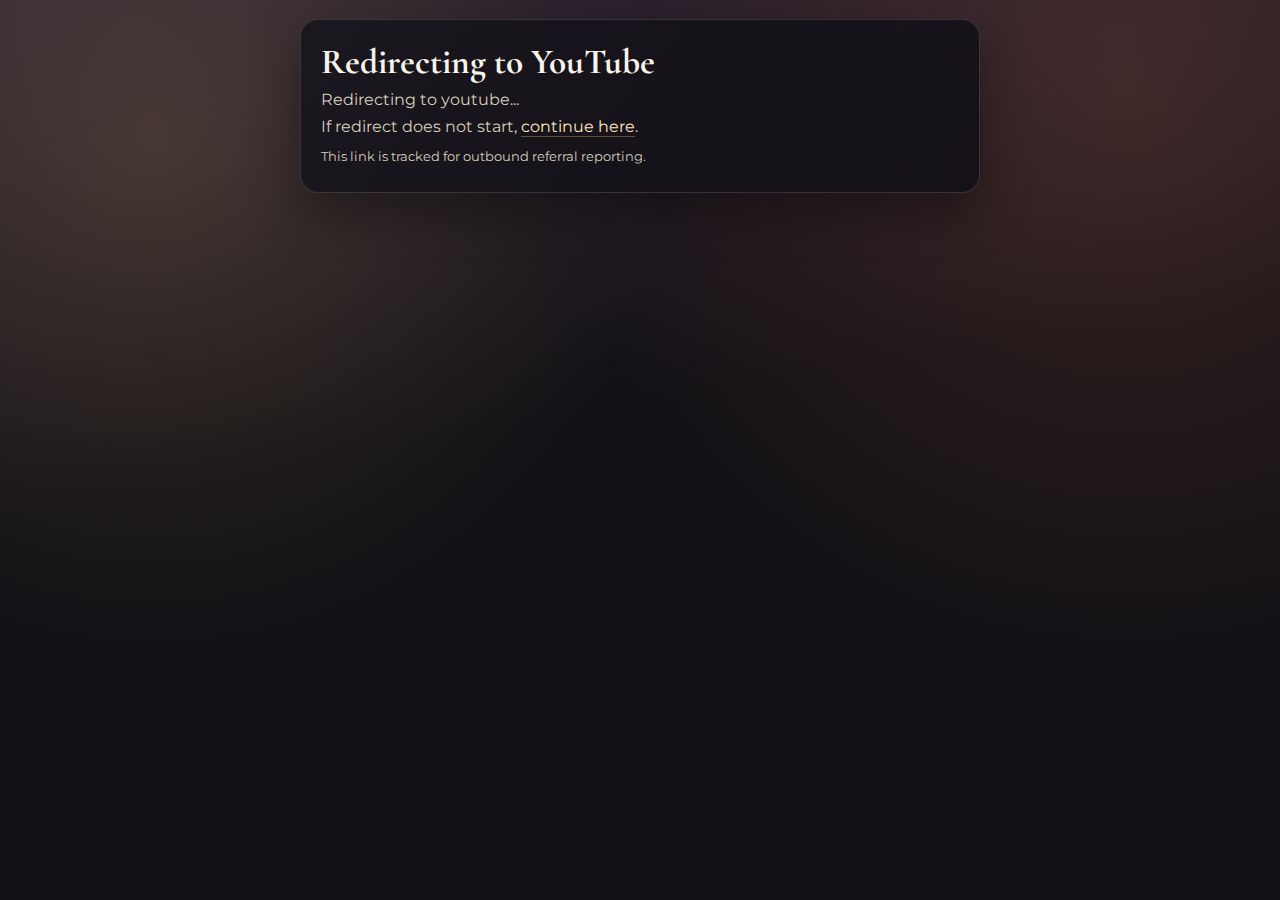
<file: go/youtube.html>
<!doctype html>
<html lang="en">
<head>
  <meta charset="utf-8" />
  <meta name="viewport" content="width=device-width, initial-scale=1" />
  <title>Redirecting to YouTube | KhloeGrace.com</title>
  <meta name="description" content="Redirect link for YouTube from KhloeGrace.com." />
  <meta name="robots" content="noindex,nofollow,noarchive,max-snippet:0,max-image-preview:none,max-video-preview:0" />
  <meta name="referrer" content="strict-origin-when-cross-origin" />
  <meta name="redirect-target" content="https://www.youtube.com/channel/UC_1ZP10lu3_0dDS-XjGv0HQ" />
  <meta name="redirect-partner" content="youtube" />
  <meta name="redirect-slug" content="youtube" />
  <link rel="canonical" href="https://khloegrace.com/go/youtube.html" />
  <link rel="preconnect" href="https://fonts.googleapis.com" />
  <link rel="preconnect" href="https://fonts.gstatic.com" crossorigin />
  <link href="https://fonts.googleapis.com/css2?family=Cormorant+Garamond:wght@500;700&amp;family=Montserrat:wght@400;500;600&amp;display=swap" rel="stylesheet" />
  <link rel="stylesheet" href="../assets/css/go-redirect.css" />
  <noscript>
    <meta http-equiv="refresh" content="0;url=https://www.youtube.com/channel/UC_1ZP10lu3_0dDS-XjGv0HQ?utm_source=khloegrace.com&utm_medium=referral&utm_campaign=official_channels&utm_content=youtube" />
  </noscript>
  <script async src="https://www.googletagmanager.com/gtag/js?id=G-ES26YFY05Z"></script>
  <script>
    window.dataLayer = window.dataLayer || [];
    function gtag() { dataLayer.push(arguments); }
    gtag("js", new Date());
    gtag("config", "G-ES26YFY05Z", { anonymize_ip: true });
  </script>
  <script defer src="../assets/js/go-redirect.js"></script>
</head>
<body>
  <main class="wrap">
    <h1>Redirecting to YouTube</h1>
    <p data-redirect-status>Preparing secure redirect...</p>
    <p>If redirect does not start, <a data-redirect-fallback href="https://www.youtube.com/channel/UC_1ZP10lu3_0dDS-XjGv0HQ?utm_source=khloegrace.com&utm_medium=referral&utm_campaign=official_channels&utm_content=youtube" rel="sponsored nofollow noopener noreferrer">continue here</a>.</p>
    <p class="note">This link is tracked for outbound referral reporting.</p>
  </main>
</body>
</html>
</file>
<file: assets/css/index.css>
:root {
  --bg-base: #111015;
  --bg-top: #2a2130;
  --surface: rgba(22, 20, 28, 0.78);
  --surface-strong: rgba(17, 15, 22, 0.9);
  --text-main: #f9f4ea;
  --text-muted: #d7cdbb;
  --accent: #d7a861;
  --accent-soft: rgba(215, 168, 97, 0.2);
  --line: rgba(255, 255, 255, 0.14);
  --radius: 18px;
  --container: 960px;
  --shadow: 0 22px 54px rgba(0, 0, 0, 0.38);
  --font-title: "Cormorant Garamond", serif;
  --font-body: "Montserrat", sans-serif;
}

* {
  box-sizing: border-box;
}

.skip-link {
  position: absolute;
  top: -40px;
  left: 0;
  background: var(--accent);
  color: var(--bg-base);
  padding: 0.5rem 1rem;
  text-decoration: none;
  font-weight: 600;
  z-index: 100;
  border-radius: 0 0 8px 0;
}

.skip-link:focus {
  top: 0;
}

html,
body {
  margin: 0;
  min-height: 100%;
}

body {
  font-family: var(--font-body);
  color: var(--text-main);
  background:
    radial-gradient(circle at 12% 16%, rgba(215, 168, 97, 0.2), transparent 38%),
    radial-gradient(circle at 88% 10%, rgba(173, 93, 66, 0.26), transparent 42%),
    linear-gradient(170deg, var(--bg-top), var(--bg-base) 46%);
  line-height: 1.65;
}

body::before {
  content: "";
  position: fixed;
  inset: 0;
  pointer-events: none;
  background-image: repeating-linear-gradient(
    120deg,
    rgba(255, 255, 255, 0.03) 0,
    rgba(255, 255, 255, 0.03) 1px,
    transparent 1px,
    transparent 34px
  );
  opacity: 0.32;
  z-index: -1;
}

.page {
  width: min(100% - 2rem, var(--container));
  margin: 0 auto;
  padding: 2rem 0 3rem;
}

.site-tag {
  margin: 0;
  letter-spacing: 0.08em;
  text-transform: uppercase;
  font-size: 0.78rem;
  color: var(--text-muted);
  text-align: center;
}

.hero {
  margin-top: 1.6rem;
  padding: clamp(2.1rem, 5vw, 3.8rem);
  border-radius: 26px;
  background:
    radial-gradient(circle at 96% -18%, rgba(215, 168, 97, 0.42) 0%, rgba(215, 168, 97, 0.18) 28%, rgba(215, 168, 97, 0) 58%),
    linear-gradient(130deg, var(--surface), var(--surface-strong));
  border: 1px solid var(--line);
  box-shadow: var(--shadow);
  position: relative;
  overflow: hidden;
}

.hero::before {
  content: "";
  position: absolute;
  inset: auto 2rem 1.1rem;
  width: min(220px, 44vw);
  height: 1px;
  background: linear-gradient(90deg, rgba(215, 168, 97, 0.8), transparent);
  opacity: 0.85;
}

.eyebrow {
  margin: 0;
  color: var(--accent);
  letter-spacing: 0.12em;
  text-transform: uppercase;
  font-size: 0.75rem;
  font-weight: 600;
}

h1 {
  margin: 0.45rem 0 0;
  font-family: var(--font-title);
  font-size: clamp(2.2rem, 6vw, 4.2rem);
  line-height: 1.05;
  font-weight: 700;
  max-width: 16ch;
  text-wrap: balance;
}

.hero-copy {
  margin: 1rem 0 0;
  max-width: 64ch;
  color: var(--text-muted);
  text-wrap: pretty;
}

.hero-meta {
  margin: 0.9rem 0 0;
  font-size: 0.84rem;
  color: #eadabf;
  letter-spacing: 0.02em;
}

.topic-nav {
  margin-top: 1.1rem;
  display: flex;
  flex-wrap: wrap;
  gap: 0.7rem;
}

.topic-nav a {
  color: var(--text-main);
  text-decoration: none;
  border: 1px solid var(--line);
  border-radius: 999px;
  padding: 0.48rem 0.86rem;
  font-size: 0.82rem;
  transition: border-color 0.2s ease, color 0.2s ease, transform 0.2s ease;
}

.topic-nav a:hover {
  border-color: var(--accent);
  color: #ffe5bf;
  transform: translateY(-1px);
}

.section-title {
  margin: 1.8rem 0 0.8rem;
  font-family: var(--font-title);
  font-size: clamp(1.5rem, 3.2vw, 2rem);
}

.sections {
  display: grid;
  gap: 1rem;
  grid-template-columns: repeat(2, minmax(0, 1fr));
  align-items: stretch;
}

.panel {
  background: rgba(20, 18, 26, 0.84);
  border: 1px solid var(--line);
  border-radius: var(--radius);
  padding: 1.25rem;
  box-shadow: 0 16px 36px rgba(0, 0, 0, 0.32);
  height: 100%;
}

h2 {
  margin: 0 0 0.55rem;
  font-family: var(--font-title);
  font-size: clamp(1.25rem, 2.8vw, 1.8rem);
}

.panel p {
  margin: 0.45rem 0;
  color: var(--text-muted);
  font-size: 0.95rem;
}

.card-link {
  display: inline-block;
  margin-top: 0.75rem;
  color: var(--text-main);
  text-decoration: none;
  border-bottom: 1px solid var(--accent-soft);
  padding-bottom: 0.1rem;
  font-size: 0.88rem;
  transition: border-color 0.2s ease, color 0.2s ease;
}

.card-link:hover {
  color: #ffe5bf;
  border-color: var(--accent);
}

.content-grid {
  margin-top: 1rem;
  display: grid;
  gap: 1rem;
  grid-template-columns: repeat(2, minmax(0, 1fr));
}

.media-grid {
  margin-top: 0.8rem;
  display: grid;
  grid-template-columns: repeat(2, minmax(0, 1fr));
  gap: 0.9rem;
}

.media-card {
  border: 1px solid rgba(215, 168, 97, 0.24);
  border-radius: 12px;
  padding: 0.85rem;
  background: rgba(14, 12, 18, 0.44);
}

.media-card h3 {
  margin: 0 0 0.5rem;
  font-size: 0.96rem;
  color: #f6ddae;
}

.media-card-full {
  grid-column: 1 / -1;
}

.embed-wrap {
  border-radius: 12px;
  overflow: hidden;
  border: 1px solid rgba(215, 168, 97, 0.3);
  background: rgba(8, 8, 11, 0.74);
  aspect-ratio: 16 / 9;
}

.embed-wrap iframe {
  width: 100%;
  height: 100%;
  border: 0;
}

.media-card iframe {
  width: 100%;
  border: 0;
  border-radius: 12px;
  min-height: 152px;
}

.media-links {
  margin-top: 0.85rem;
  font-size: 0.88rem;
}

.media-cta {
  margin: 0.72rem 0 0;
}

.media-cta a {
  display: inline-flex;
  align-items: center;
  border: 1px solid rgba(215, 168, 97, 0.42);
  border-radius: 999px;
  padding: 0.38rem 0.74rem;
  font-size: 0.78rem;
  letter-spacing: 0.03em;
  text-decoration: none;
  color: #ffe7be;
  background: rgba(215, 168, 97, 0.12);
  transition: border-color 0.2s ease, color 0.2s ease, background-color 0.2s ease;
}

.media-cta a:hover {
  border-color: rgba(215, 168, 97, 0.88);
  color: #fff1d5;
  background: rgba(215, 168, 97, 0.2);
}

.content-grid ul {
  margin: 0.65rem 0 0;
  padding-left: 1.05rem;
  color: var(--text-muted);
}

.content-grid li {
  margin: 0.45rem 0;
}

.contact-link {
  display: inline-block;
  margin-top: 0.8rem;
  color: var(--text-main);
  text-decoration: none;
  border-bottom: 1px solid var(--accent-soft);
  padding-bottom: 0.15rem;
  transition: border-color 0.2s ease, color 0.2s ease;
  word-break: break-word;
}

.contact-link:hover {
  color: #ffe5bf;
  border-color: var(--accent);
}

.disclosure {
  border-left: 3px solid rgba(215, 168, 97, 0.58);
}

.adsense {
  margin-top: 1.1rem;
}

.ad-label {
  margin: 0 0 0.65rem;
  font-size: 0.78rem;
  letter-spacing: 0.09em;
  text-transform: uppercase;
  color: var(--text-muted);
}

.adsense ins {
  border-radius: 12px;
  overflow: hidden;
}

footer {
  margin-top: 3rem;
  padding-top: 2.3rem;
  border-top: 1px solid var(--line);
}

.footer-content {
  display: grid;
  grid-template-columns: 1fr 1fr 1fr;
  gap: 2rem;
  margin-bottom: 2rem;
  padding: 0 1rem;
  text-align: center;
}

.footer-section h3 {
  margin: 0 0 1rem;
  font-family: var(--font-title);
  font-size: 1.1rem;
  color: var(--accent);
  font-weight: 600;
}

.footer-section p {
  margin: 0.5rem 0;
  font-size: 0.85rem;
  color: var(--text-muted);
  line-height: 1.6;
}

.footer-section a {
  color: var(--text-main);
  text-decoration: none;
  border-bottom: 1px solid var(--accent-soft);
  padding-bottom: 0.15rem;
  font-size: 0.85rem;
  transition: color 0.2s ease, border-color 0.2s ease;
}

.footer-section a:hover {
  color: #ffe5bf;
  border-color: var(--accent);
}

.footer-bottom {
  padding-top: 1.5rem;
  border-top: 1px solid var(--line);
  text-align: center;
  font-size: 0.8rem;
  color: rgba(250, 236, 205, 0.68);
}

@media (max-width: 760px) {
  .page {
    width: min(100% - 1.4rem, var(--container));
  }

  h1 {
    max-width: 100%;
  }

  .hero::before {
    width: min(140px, 36vw);
    inset: auto 1.3rem 1.1rem;
  }

  .sections,
  .content-grid {
    grid-template-columns: 1fr;
  }

  .media-grid {
    grid-template-columns: 1fr;
  }

  .topic-nav {
    display: grid;
    grid-template-columns: 1fr;
  }

  .footer-content {
    grid-template-columns: 1fr;
    gap: 1.5rem;
  }
}
</file>
<file: assets/css/cookie-policy.css>
:root {
      --bg-base: #111015;
      --bg-top: #2a2130;
      --surface: rgba(22, 20, 28, 0.78);
      --surface-strong: rgba(17, 15, 22, 0.9);
      --text-main: #f9f4ea;
      --text-muted: #d7cdbb;
      --accent: #d7a861;
      --accent-soft: rgba(215, 168, 97, 0.2);
      --line: rgba(255, 255, 255, 0.14);
      --radius: 18px;
      --container: 960px;
      --shadow: 0 22px 54px rgba(0, 0, 0, 0.38);
      --font-title: "Cormorant Garamond", serif;
      --font-body: "Montserrat", sans-serif;
    }

    * {
      box-sizing: border-box;
    }

    html,
    body {
      margin: 0;
      min-height: 100%;
    }

    body {
      font-family: var(--font-body);
      color: var(--text-main);
      background:
        radial-gradient(circle at 12% 16%, rgba(215, 168, 97, 0.2), transparent 38%),
        radial-gradient(circle at 88% 10%, rgba(173, 93, 66, 0.26), transparent 42%),
        linear-gradient(170deg, var(--bg-top), var(--bg-base) 46%);
      line-height: 1.6;
    }

    body::before {
      content: "";
      position: fixed;
      inset: 0;
      pointer-events: none;
      background-image: repeating-linear-gradient(
        120deg,
        rgba(255, 255, 255, 0.03) 0,
        rgba(255, 255, 255, 0.03) 1px,
        transparent 1px,
        transparent 34px
      );
      opacity: 0.32;
      z-index: -1;
    }

    .page {
      width: min(100% - 2rem, var(--container));
      margin: 0 auto;
      padding: 2rem 0 3rem;
    }

    .header {
      margin-bottom: 2rem;
      padding-bottom: 2rem;
      border-bottom: 1px solid var(--line);
    }

    h1 {
      margin: 0 0 0.5rem;
      font-family: var(--font-title);
      font-size: clamp(2.2rem, 6.4vw, 3.5rem);
      line-height: 1.04;
      font-weight: 700;
      color: var(--text-main);
    }

    .last-updated {
      margin: 0;
      font-size: 0.9rem;
      color: var(--text-muted);
    }

    h2 {
      margin: 2rem 0 1rem;
      font-family: var(--font-title);
      font-size: clamp(1.4rem, 2.8vw, 1.8rem);
      color: var(--accent);
      border-bottom: 1px solid var(--accent-soft);
      padding-bottom: 0.5rem;
    }

    h3 {
      margin: 1.5rem 0 0.75rem;
      font-family: var(--font-body);
      font-size: 1.1rem;
      color: var(--text-main);
      font-weight: 600;
    }

    p {
      margin: 0.75rem 0;
      color: var(--text-muted);
      line-height: 1.8;
    }

    ul,
    ol {
      margin: 0.75rem 0;
      padding-left: 1.5rem;
      color: var(--text-muted);
    }

    li {
      margin: 0.5rem 0;
      line-height: 1.8;
    }

    .cookie-table {
      width: 100%;
      margin: 1rem 0;
      border-collapse: collapse;
      background: rgba(20, 18, 26, 0.5);
      border: 1px solid var(--line);
      border-radius: 8px;
      overflow: hidden;
    }

    .cookie-table th {
      background: rgba(215, 168, 97, 0.1);
      padding: 1rem;
      text-align: left;
      color: var(--accent);
      font-weight: 600;
      border-bottom: 1px solid var(--line);
    }

    .cookie-table td {
      padding: 0.85rem 1rem;
      border-bottom: 1px solid var(--line);
      color: var(--text-muted);
    }

    .cookie-table tr:last-child td {
      border-bottom: none;
    }

    a {
      color: var(--accent);
      text-decoration: none;
      border-bottom: 1px solid var(--accent-soft);
      padding-bottom: 0.15rem;
      transition: color 0.2s ease, border-color 0.2s ease;
    }

    a:hover {
      color: #ffe5bf;
      border-color: var(--accent);
    }

    .back-link {
      display: inline-block;
      margin-bottom: 1.5rem;
      font-size: 0.9rem;
    }

    .cookie-types {
      display: grid;
      gap: 1rem;
      margin: 1.5rem 0;
    }

    .cookie-type-card {
      background: rgba(20, 18, 26, 0.6);
      border: 1px solid var(--line);
      border-radius: 12px;
      padding: 1.25rem;
    }

    .cookie-type-card h4 {
      margin: 0 0 0.5rem;
      color: var(--accent);
      font-weight: 600;
    }

    .cookie-type-card p {
      margin: 0.5rem 0 0;
    }

    footer {
      margin-top: 3rem;
      padding-top: 2rem;
      border-top: 1px solid var(--line);
    }

    .footer-content {
      display: grid;
      grid-template-columns: 1fr 1fr 1fr;
      gap: 2rem;
      margin-bottom: 2rem;
      padding: 0 1rem;
      text-align: center;
    }

    .footer-section h4 {
      margin: 0 0 1rem;
      font-family: var(--font-title);
      font-size: 1.1rem;
      color: var(--accent);
      font-weight: 600;
    }

    .footer-section p {
      margin: 0.5rem 0;
      font-size: 0.85rem;
      color: var(--text-muted);
      line-height: 1.6;
    }

    .footer-section a {
      font-size: 0.85rem;
    }

    .footer-bottom {
      padding-top: 1.5rem;
      border-top: 1px solid var(--line);
      text-align: center;
      font-size: 0.8rem;
      color: rgba(250, 236, 205, 0.68);
    }

    @media (max-width: 760px) {
      .page {
        width: min(100% - 1.4rem, var(--container));
      }

      h1 {
        font-size: 2rem;
      }

      h2 {
        font-size: 1.3rem;
      }

      .footer-content {
        grid-template-columns: 1fr;
        gap: 1.5rem;
      }

      .cookie-table {
        font-size: 0.9rem;
      }

      .cookie-table th,
      .cookie-table td {
        padding: 0.75rem 0.5rem;
      }
    }
</file>
<file: assets/css/editorial.css>
:root {
  --bg-base: #111015;
  --bg-top: #2a2130;
  --surface: rgba(22, 20, 28, 0.78);
  --surface-strong: rgba(17, 15, 22, 0.9);
  --text-main: #f9f4ea;
  --text-muted: #d7cdbb;
  --accent: #d7a861;
  --accent-soft: rgba(215, 168, 97, 0.2);
  --line: rgba(255, 255, 255, 0.14);
  --radius: 18px;
  --container: 960px;
  --shadow: 0 22px 54px rgba(0, 0, 0, 0.38);
  --font-title: "Cormorant Garamond", serif;
  --font-body: "Montserrat", sans-serif;
}

* {
  box-sizing: border-box;
}

.skip-link {
  position: absolute;
  top: -40px;
  left: 0;
  background: var(--accent);
  color: var(--bg-base);
  padding: 0.5rem 1rem;
  text-decoration: none;
  font-weight: 600;
  z-index: 100;
  border-radius: 0 0 8px 0;
}

.skip-link:focus {
  top: 0;
}

html,
body {
  margin: 0;
  min-height: 100%;
}

body {
  font-family: var(--font-body);
  color: var(--text-main);
  background:
    radial-gradient(circle at 12% 16%, rgba(215, 168, 97, 0.2), transparent 38%),
    radial-gradient(circle at 88% 10%, rgba(173, 93, 66, 0.26), transparent 42%),
    linear-gradient(170deg, var(--bg-top), var(--bg-base) 46%);
  line-height: 1.7;
}

body::before {
  content: "";
  position: fixed;
  inset: 0;
  pointer-events: none;
  background-image: repeating-linear-gradient(
    120deg,
    rgba(255, 255, 255, 0.03) 0,
    rgba(255, 255, 255, 0.03) 1px,
    transparent 1px,
    transparent 34px
  );
  opacity: 0.32;
  z-index: -1;
}

.page {
  width: min(100% - 2rem, var(--container));
  margin: 0 auto;
  padding: 2rem 0 3rem;
}

.back-link {
  display: inline-block;
  margin-bottom: 1.5rem;
  color: var(--text-main);
  text-decoration: none;
  border-bottom: 1px solid var(--accent-soft);
  padding-bottom: 0.12rem;
  font-size: 0.9rem;
  transition: color 0.2s ease, border-color 0.2s ease;
}

.back-link:hover {
  color: #ffe5bf;
  border-color: var(--accent);
}

.hero {
  padding: clamp(2rem, 4.5vw, 3.2rem);
  border-radius: 24px;
  background:
    radial-gradient(circle at 96% -18%, rgba(215, 168, 97, 0.42) 0%, rgba(215, 168, 97, 0.18) 28%, rgba(215, 168, 97, 0) 58%),
    linear-gradient(130deg, var(--surface), var(--surface-strong));
  border: 1px solid var(--line);
  box-shadow: var(--shadow);
}

.eyebrow {
  margin: 0;
  color: var(--accent);
  letter-spacing: 0.12em;
  text-transform: uppercase;
  font-size: 0.75rem;
  font-weight: 600;
}

h1 {
  margin: 0.6rem 0 0;
  font-family: var(--font-title);
  font-size: clamp(2rem, 5.2vw, 3.6rem);
  line-height: 1.08;
  text-wrap: balance;
}

.lede {
  margin: 1rem 0 0;
  max-width: 68ch;
  color: var(--text-muted);
  text-wrap: pretty;
}

.page-meta {
  margin: 0.8rem 0 0;
  font-size: 0.86rem;
  color: #e8d9bf;
}

.mini-nav {
  margin-top: 1.2rem;
  display: flex;
  flex-wrap: wrap;
  gap: 0.7rem;
}

.mini-nav a {
  display: inline-flex;
  align-items: center;
  gap: 0.3rem;
  color: var(--text-main);
  text-decoration: none;
  border: 1px solid var(--line);
  border-radius: 999px;
  padding: 0.44rem 0.82rem;
  font-size: 0.82rem;
  transition: border-color 0.2s ease, color 0.2s ease, transform 0.2s ease;
}

.mini-nav a:hover {
  border-color: var(--accent);
  color: #ffe5bf;
  transform: translateY(-1px);
}

.mini-nav a.active {
  border-color: rgba(215, 168, 97, 0.62);
  color: #ffe5bf;
  background: rgba(215, 168, 97, 0.12);
}

.content {
  margin-top: 1.4rem;
  display: grid;
  gap: 1rem;
}

.panel {
  background: rgba(20, 18, 26, 0.84);
  border: 1px solid var(--line);
  border-radius: var(--radius);
  padding: 1.25rem;
  box-shadow: 0 16px 36px rgba(0, 0, 0, 0.32);
}

.panel h2 {
  margin: 0 0 0.6rem;
  font-family: var(--font-title);
  font-size: clamp(1.35rem, 2.8vw, 1.95rem);
  color: var(--accent);
}

.panel h3 {
  margin: 1.25rem 0 0.35rem;
  font-size: 1rem;
  color: var(--text-main);
}

.panel p {
  margin: 0.65rem 0;
  color: var(--text-muted);
}

.panel ul {
  margin: 0.7rem 0;
  padding-left: 1.1rem;
  color: var(--text-muted);
}

.panel li {
  margin: 0.45rem 0;
}

.timeline {
  margin: 0.9rem 0 0;
  display: grid;
  gap: 0.8rem;
}

.timeline-item {
  border: 1px solid rgba(215, 168, 97, 0.28);
  border-radius: 12px;
  padding: 0.9rem;
  background: rgba(14, 12, 18, 0.44);
}

.timeline-item h3 {
  margin-top: 0;
  color: #f6ddae;
}

.analysis-grid {
  display: grid;
  grid-template-columns: repeat(2, minmax(0, 1fr));
  gap: 0.9rem;
  margin-top: 0.8rem;
}

.analysis-card {
  border: 1px solid rgba(215, 168, 97, 0.24);
  border-radius: 12px;
  padding: 0.95rem;
  background: rgba(14, 12, 18, 0.44);
}

.analysis-card h3 {
  margin-top: 0;
  color: #f6ddae;
}

.update-list {
  margin-top: 0.8rem;
  display: grid;
  gap: 0.8rem;
}

.update-item {
  border: 1px solid rgba(215, 168, 97, 0.24);
  border-radius: 12px;
  padding: 0.9rem;
  background: rgba(14, 12, 18, 0.44);
}

.update-date {
  margin: 0;
  color: #f3d8a8;
  letter-spacing: 0.06em;
  text-transform: uppercase;
  font-size: 0.72rem;
  font-weight: 600;
}

.update-item h3 {
  margin: 0.45rem 0 0;
  color: var(--text-main);
  font-size: 1.03rem;
}

.update-item p {
  margin: 0.45rem 0 0;
}

.disclosure {
  border-left: 3px solid rgba(215, 168, 97, 0.6);
}

a {
  color: var(--text-main);
  text-decoration: none;
  border-bottom: 1px solid var(--accent-soft);
  transition: color 0.2s ease, border-color 0.2s ease;
}

a:hover {
  color: #ffe5bf;
  border-color: var(--accent);
}

footer {
  margin-top: 2.6rem;
  padding-top: 2rem;
  border-top: 1px solid var(--line);
}

.footer-content {
  display: grid;
  grid-template-columns: 1fr 1fr 1fr;
  gap: 2rem;
  margin-bottom: 2rem;
  padding: 0 1rem;
  text-align: center;
}

.footer-section h4 {
  margin: 0 0 1rem;
  font-family: var(--font-title);
  font-size: 1.1rem;
  color: var(--accent);
  font-weight: 600;
}

.footer-section p {
  margin: 0.5rem 0;
  font-size: 0.85rem;
  color: var(--text-muted);
  line-height: 1.6;
}

.footer-section a {
  font-size: 0.85rem;
}

.footer-bottom {
  padding-top: 1.5rem;
  border-top: 1px solid var(--line);
  text-align: center;
  font-size: 0.8rem;
  color: rgba(250, 236, 205, 0.68);
}

@media (max-width: 760px) {
  .page {
    width: min(100% - 1.4rem, var(--container));
  }

  .mini-nav {
    display: grid;
    grid-template-columns: 1fr;
  }

  .analysis-grid {
    grid-template-columns: 1fr;
  }

  .footer-content {
    grid-template-columns: 1fr;
    gap: 1.5rem;
  }
}
</file>
<file: assets/css/privacy-policy.css>
:root {
      --bg-base: #111015;
      --bg-top: #2a2130;
      --surface: rgba(22, 20, 28, 0.78);
      --surface-strong: rgba(17, 15, 22, 0.9);
      --text-main: #f9f4ea;
      --text-muted: #d7cdbb;
      --accent: #d7a861;
      --accent-soft: rgba(215, 168, 97, 0.2);
      --line: rgba(255, 255, 255, 0.14);
      --radius: 18px;
      --container: 960px;
      --shadow: 0 22px 54px rgba(0, 0, 0, 0.38);
      --font-title: "Cormorant Garamond", serif;
      --font-body: "Montserrat", sans-serif;
    }

    * {
      box-sizing: border-box;
    }

    html,
    body {
      margin: 0;
      min-height: 100%;
    }

    body {
      font-family: var(--font-body);
      color: var(--text-main);
      background:
        radial-gradient(circle at 12% 16%, rgba(215, 168, 97, 0.2), transparent 38%),
        radial-gradient(circle at 88% 10%, rgba(173, 93, 66, 0.26), transparent 42%),
        linear-gradient(170deg, var(--bg-top), var(--bg-base) 46%);
      line-height: 1.6;
    }

    body::before {
      content: "";
      position: fixed;
      inset: 0;
      pointer-events: none;
      background-image: repeating-linear-gradient(
        120deg,
        rgba(255, 255, 255, 0.03) 0,
        rgba(255, 255, 255, 0.03) 1px,
        transparent 1px,
        transparent 34px
      );
      opacity: 0.32;
      z-index: -1;
    }

    .page {
      width: min(100% - 2rem, var(--container));
      margin: 0 auto;
      padding: 2rem 0 3rem;
    }

    .header {
      margin-bottom: 2rem;
      padding-bottom: 2rem;
      border-bottom: 1px solid var(--line);
    }

    h1 {
      margin: 0 0 0.5rem;
      font-family: var(--font-title);
      font-size: clamp(2.2rem, 6.4vw, 3.5rem);
      line-height: 1.04;
      font-weight: 700;
      color: var(--text-main);
    }

    .last-updated {
      margin: 0;
      font-size: 0.9rem;
      color: var(--text-muted);
    }

    h2 {
      margin: 2rem 0 1rem;
      font-family: var(--font-title);
      font-size: clamp(1.4rem, 2.8vw, 1.8rem);
      color: var(--accent);
      border-bottom: 1px solid var(--accent-soft);
      padding-bottom: 0.5rem;
    }

    h3 {
      margin: 1.5rem 0 0.75rem;
      font-family: var(--font-body);
      font-size: 1.1rem;
      color: var(--text-main);
      font-weight: 600;
    }

    p {
      margin: 0.75rem 0;
      color: var(--text-muted);
      line-height: 1.8;
    }

    ul,
    ol {
      margin: 0.75rem 0;
      padding-left: 1.5rem;
      color: var(--text-muted);
    }

    li {
      margin: 0.5rem 0;
      line-height: 1.8;
    }

    a {
      color: var(--accent);
      text-decoration: none;
      border-bottom: 1px solid var(--accent-soft);
      padding-bottom: 0.15rem;
      transition: color 0.2s ease, border-color 0.2s ease;
    }

    a:hover {
      color: #ffe5bf;
      border-color: var(--accent);
    }

    .back-link {
      display: inline-block;
      margin-bottom: 1.5rem;
      font-size: 0.9rem;
    }

    footer {
      margin-top: 3rem;
      padding-top: 2rem;
      border-top: 1px solid var(--line);
    }

    .footer-content {
      display: grid;
      grid-template-columns: 1fr 1fr 1fr;
      gap: 2rem;
      margin-bottom: 2rem;
      padding: 0 1rem;
      text-align: center;
    }

    .footer-section h4 {
      margin: 0 0 1rem;
      font-family: var(--font-title);
      font-size: 1.1rem;
      color: var(--accent);
      font-weight: 600;
    }

    .footer-section p {
      margin: 0.5rem 0;
      font-size: 0.85rem;
      color: var(--text-muted);
      line-height: 1.6;
    }

    .footer-section a {
      font-size: 0.85rem;
    }

    .footer-bottom {
      padding-top: 1.5rem;
      border-top: 1px solid var(--line);
      text-align: center;
      font-size: 0.8rem;
      color: rgba(250, 236, 205, 0.68);
    }

    @media (max-width: 760px) {
      .page {
        width: min(100% - 1.4rem, var(--container));
      }

      h1 {
        font-size: 2rem;
      }

      h2 {
        font-size: 1.3rem;
      }

      .footer-content {
        grid-template-columns: 1fr;
        gap: 1.5rem;
      }
    }
</file>
<file: assets/css/go-redirect.css>
:root {
  --bg-base: #111015;
  --bg-top: #2a2130;
  --surface: rgba(22, 20, 28, 0.88);
  --text-main: #f9f4ea;
  --text-muted: #d7cdbb;
  --accent: #d7a861;
  --line: rgba(255, 255, 255, 0.14);
  --font-title: "Cormorant Garamond", serif;
  --font-body: "Montserrat", sans-serif;
}

* {
  box-sizing: border-box;
}

html,
body {
  margin: 0;
  min-height: 100%;
}

body {
  font-family: var(--font-body);
  color: var(--text-main);
  background:
    radial-gradient(circle at 12% 16%, rgba(215, 168, 97, 0.2), transparent 38%),
    radial-gradient(circle at 88% 10%, rgba(173, 93, 66, 0.26), transparent 42%),
    linear-gradient(170deg, var(--bg-top), var(--bg-base) 46%);
  display: grid;
  place-items: center;
  padding: 1.2rem;
}

.wrap {
  width: min(100%, 680px);
  border: 1px solid var(--line);
  border-radius: 18px;
  padding: 1.25rem;
  background: linear-gradient(130deg, var(--surface), rgba(17, 15, 22, 0.9));
  box-shadow: 0 20px 48px rgba(0, 0, 0, 0.36);
}

p {
  margin: 0.45rem 0;
  color: var(--text-muted);
}

h1 {
  margin: 0 0 0.45rem;
  font-family: var(--font-title);
  font-size: clamp(1.6rem, 4.2vw, 2.2rem);
  color: var(--text-main);
}

a {
  color: #ffe5bf;
  text-decoration: none;
  border-bottom: 1px solid rgba(215, 168, 97, 0.4);
}

a:hover {
  border-bottom-color: var(--accent);
}

.note {
  margin-top: 0.8rem;
  font-size: 0.84rem;
}
</file>
